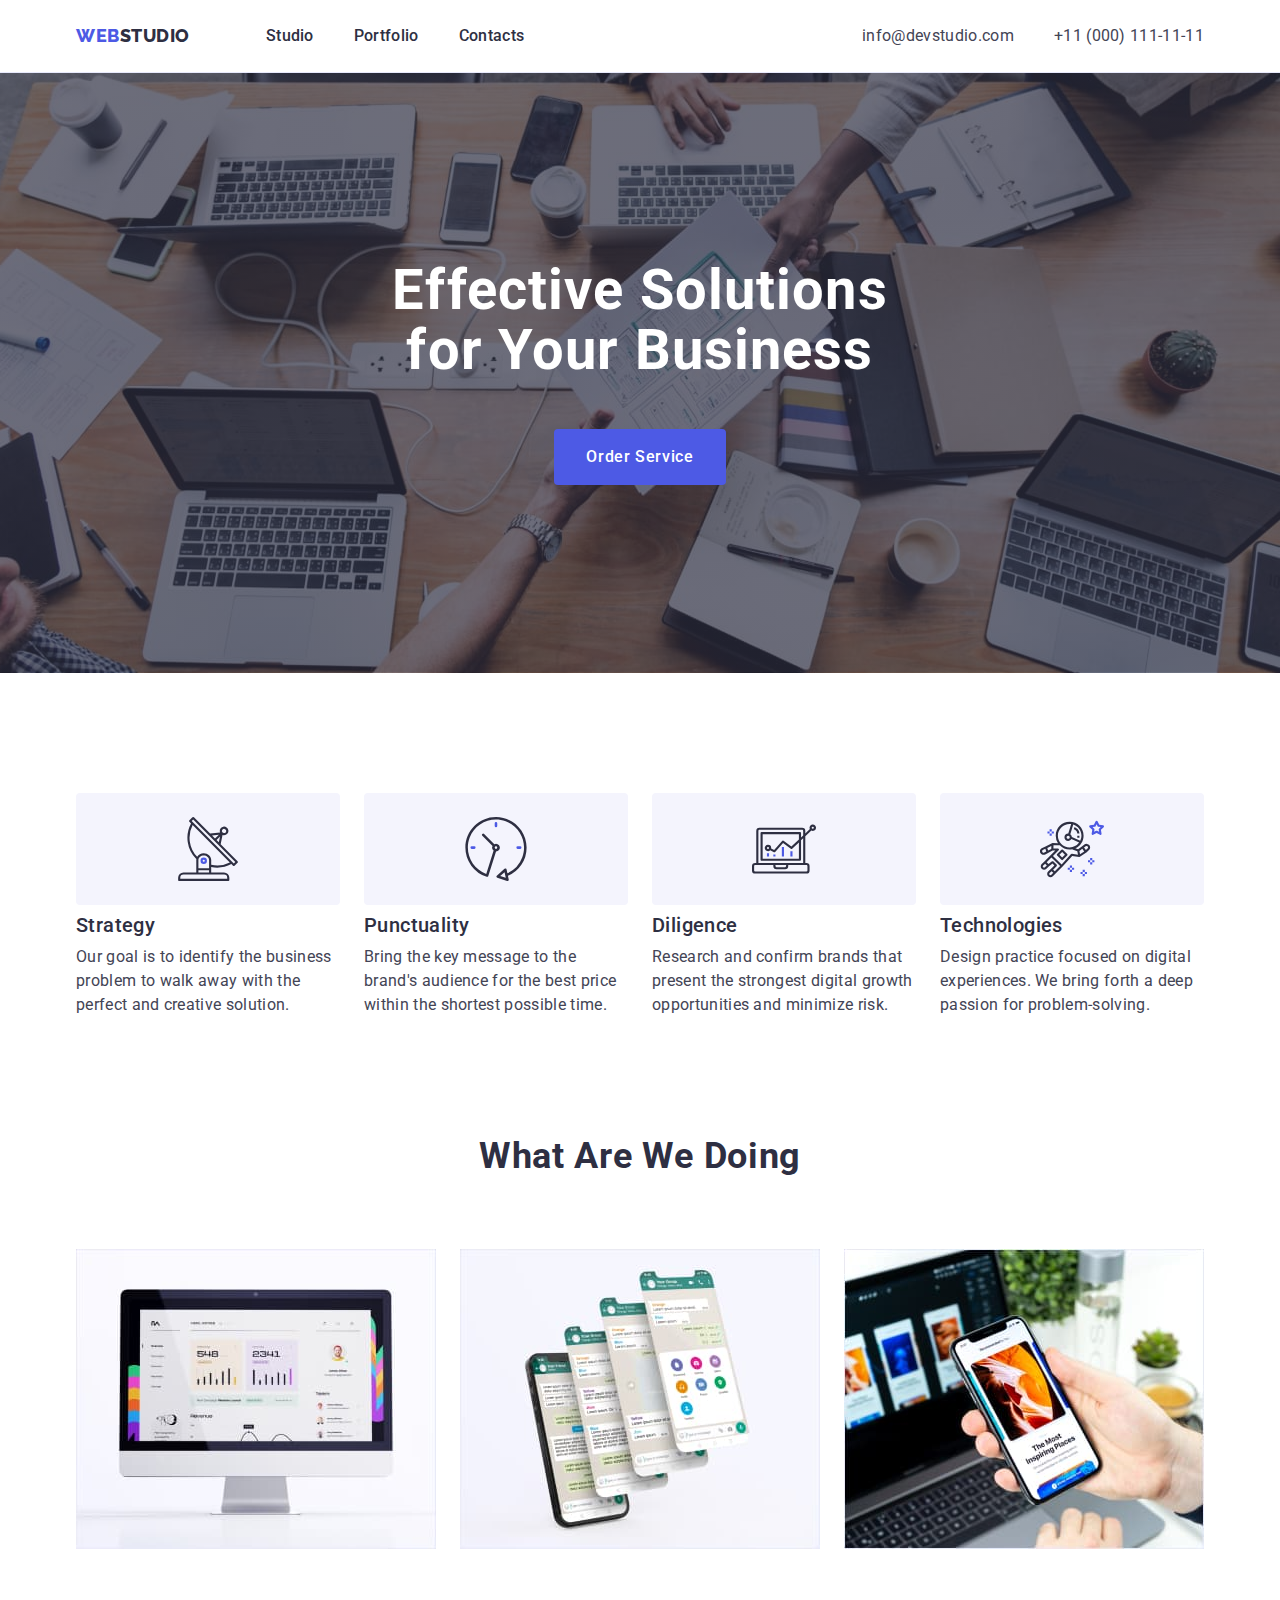
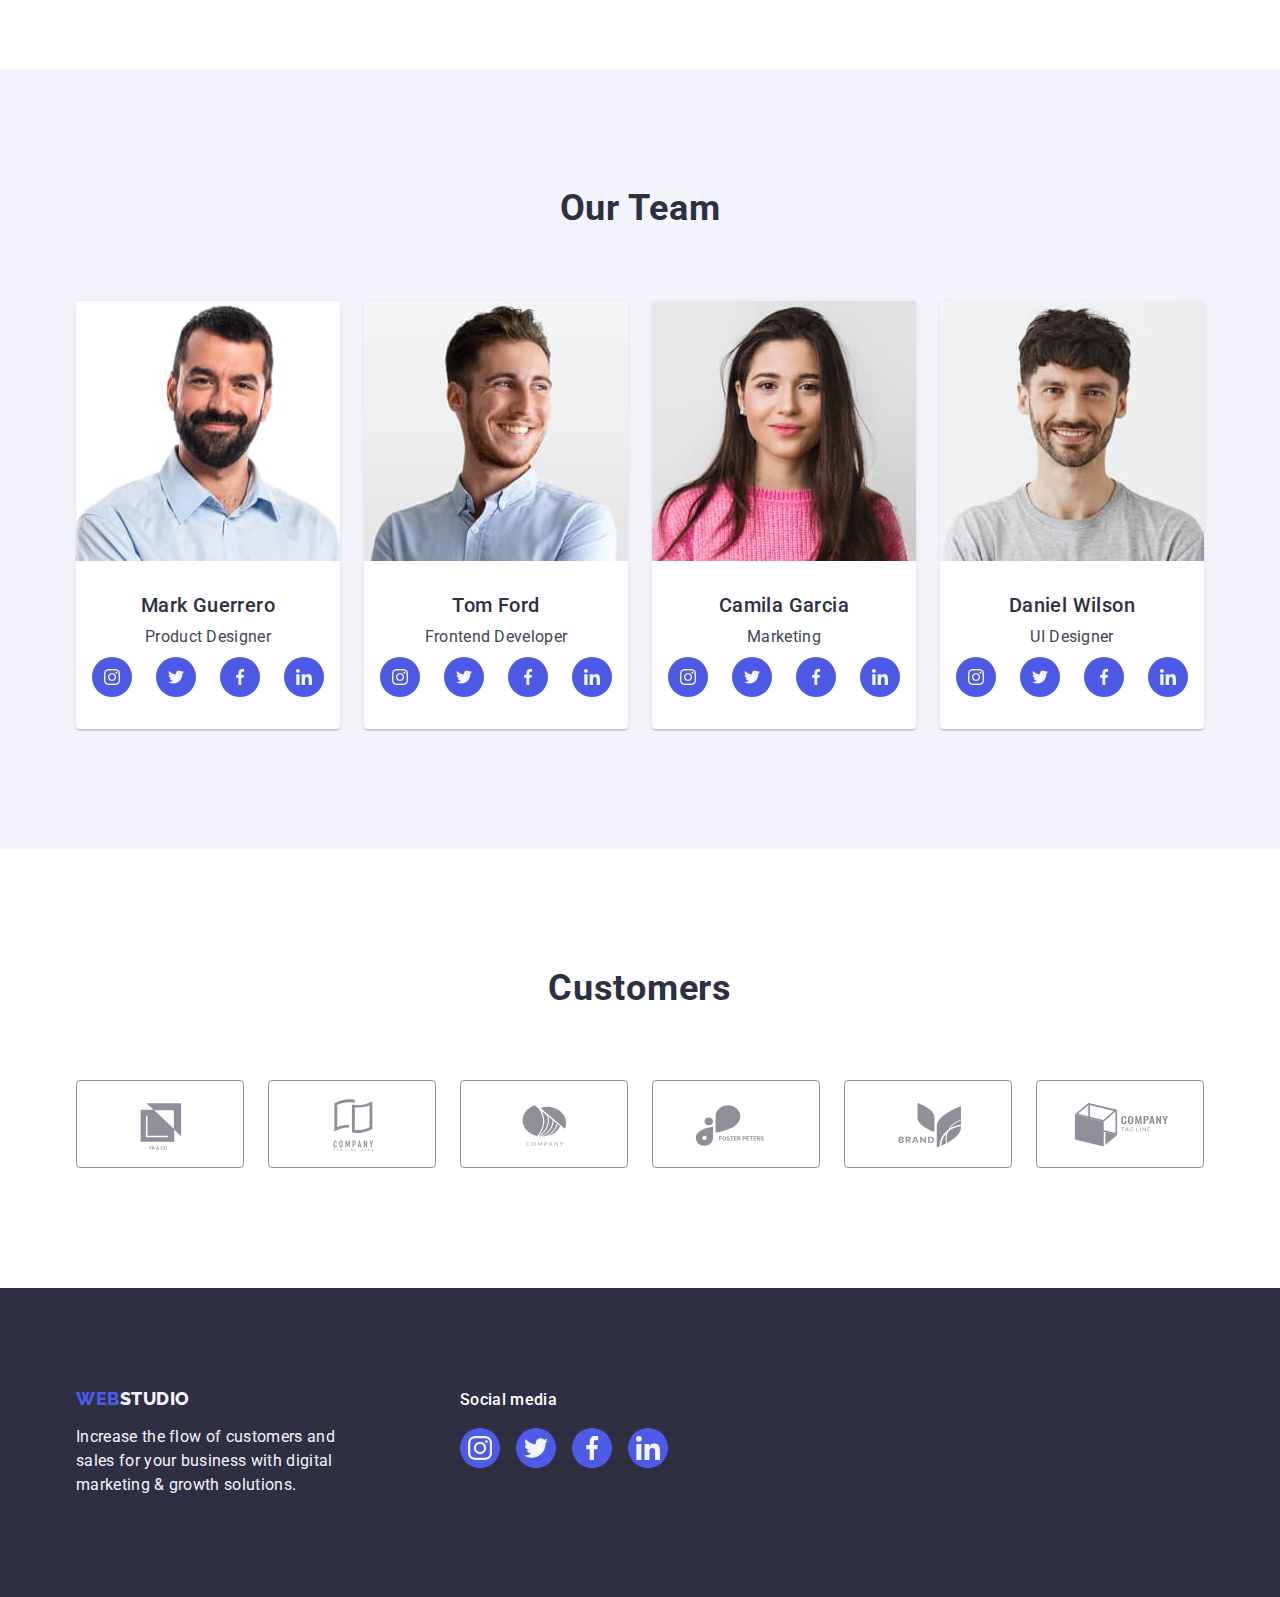
<file: index.html>
<!DOCTYPE html>
<html lang="en">
<head>
    <meta charset="UTF-8">
    <meta http-equiv="X-UA-Compatible" content="IE=edge">
    <meta name="viewport" content="width=device-width, initial-scale=1.0">
    <title>Document</title>
    <link rel="preconnect" href="https://fonts.googleapis.com">
    <link rel="preconnect" href="https://fonts.gstatic.com" crossorigin>
    <link href="https://fonts.googleapis.com/css2?family=Raleway:wght@800&family=Roboto:wght@400;500;700&display=swap"
        rel="stylesheet">

    <!--Normalize styles  -->
    <link rel="stylesheet" href="https://cdn.jsdelivr.net/npm/modern-normalize@1.1.0/modern-normalize.min.css">

    <!-- Custom styles -->
    <link rel="stylesheet" href="./css/styles.css">
</head>
<body>
    <header class="page-header">
        <div class="container header-container">
            <nav class="menu">
                <!-- Site logo link -->
                <a class="logo-link link" href="./index.html">
                    Web<span class="logo-studio">Studio</span>
                </a>
                <!-- Section link -->
                <ul class="menu-list list">
                    <li class="menu-item"><a class="menu-link links-hover link" href="./index.html">Studio</a></li>
                    <li class="menu-item"><a class="menu-link links-hover link" href="./portfolio.html">Portfolio</a></li>
                    <li class="menu-item"><a class="menu-link links-hover link" href="">Contacts</a></li>
                </ul>
            </nav>
            <!-- Action link -->
            <address class="address">
                <ul class="address-list list">
                    <li class="address-item"><a class="addr-link links-hover link mailto-container" href="mailto:info@devstudio.com">info@devstudio.com</a></li>
                    <li class="address-item"><a class="addr-link links-hover link" href="tel:+110001111111">+11 (000) 111-11-11</a></li>
                </ul>
            </address>
        </div>
    </header>

    <main>
        <!-- Section one - hero -->
        <section class="hero section">
            <div class="container hero-container">
                <h1 class="hero-title">Effective Solutions for Your Business</h1>
                <button class="hero-button" type="button">Order Service</button>
            </div>
        </section>

        <!-- Section two - about -->
        <section class="about section">
            <div class="container">
                <h2 class="feature visually-hidden" hidden>Feature</h2>
                <ul class="about-list list">
                    <li class="about-item ">
                        <div class="icon-rectangle">
                            <svg class="about-icon" width="64" height="64">
                                <use href="./images/icons.svg#icon-antenna-1"></use> 
                            </svg>
                        </div>
                        <h3 class="about-title">Strategy</h3>
                        <p class="about-text">Our goal is to identify the business problem to walk away with the perfect and creative solution.</p>
                    </li>
                    <li class="about-item">
                        <div class="icon-rectangle">
                            <svg class="about-icons" width="64" height="64">
                                <use href="./images/icons.svg#icon-clock-1"></use> 
                            </svg>
                        </div>
                        <h3 class="about-title">Punctuality</h3>
                        <p class="about-text">Bring the key message to the brand's audience for the best price within the shortest possible time.</p>
                    </li>
                    <li class="about-item">
                        <div class="icon-rectangle">
                            <svg class="about-icons" width="64" height="64">
                                <use href="./images/icons.svg#icon-diagram-1"></use> 
                            </svg>
                        </div>
                        <h3 class="about-title">Diligence</h3>
                        <p class="about-text">Research and confirm brands that present the strongest digital growth opportunities and minimize risk.</p>
                    </li>
                    <li class="about-item">
                        <div class="icon-rectangle">
                            <svg class="about-icons" width="64" height="64">
                                <use href="./images/icons.svg#icon-astronaut-1"></use> 
                            </svg>
                        </div>
                        <h3 class="about-title">Technologies</h3>
                        <p class="about-text">Design practice focused on digital experiences. We bring forth a deep passion for problem-solving.</p>
                    </li>
                </ul>
            </div>
        </section>

        <!-- Section three - example -->
        <section class="example section">
            <div class="container example-container">
                <h2 class="example-title">What are we doing</h2>
                <ul class="example-list list">
                    <li class="example-item"><img class="example-img img-block" src="./images/example-section-images/optimized-img/Rectangle-71.jpg" alt="For desktop" height="300" width="360"></li>
                    <li class="example-item"><img class="example-img img-block" src="./images/example-section-images/optimized-img/Rectangle-711.jpg" alt="Multifunctionality" height="300" width="360"></li>
                    <li class="example-item"><img class="example-img img-block" src="./images/example-section-images/optimized-img/Rectangle-712.jpg" alt="For Android" height="300" width="360"></li>
                </ul>
            </div>
        </section>

        <!-- Section four - team -->
        <section class="team section">
            <div class="container team-container">
                <h2 class="team-title">Our Team</h2>
                <ul class="team-list list">
                    <li class="team-item ">
                            <img class="team-img img-block" src="./images/team-section-images/optimized-img/img.jpg" alt="Product Designer Mark Guerrero" height="260" width="264">
                        <div class="team-li-container">
                            <h3 class="man-title">Mark Guerrero</h3>
                            <p class="team-text">Product Designer</p> 
                            <ul class="team-icons list">
                                <li class="social-list">
                                    <a class="social-link link" href="https://instagram.com" target="_blank" rel="noreferrer noopener" aria-label="Instagram icon">
                                        <svg class="social-icon" width="16" height="16">
                                          <use href="./images/icons.svg#icon-instagram-2"></use>
                                        </svg>
                                    </a>
                                </li>
                                <li class="social-list">
                                    <a class="social-link link" href="https://twitter.com" target="_blank" rel="noreferrer noopener" aria-label="Twitter icon">
                                        <svg class="social-icon" width="16" height="16">
                                            <use href="./images/icons.svg#icon-twitter-1"></use>
                                        </svg>
                                    </a>
                                </li>
                                <li class="social-list" >
                                    <a class="social-link link" href="https://facebook.com" target="_blank" rel="noreferrer noopener" aria-label="Facebook icon">
                                        <svg class="social-icon" width="16" height="16">
                                            <use href="./images/icons.svg#icon-facebook-1"></use>
                                        </svg>
                                    </a>
                                </li>
                                <li class="social-list">
                                    <a class="social-link link" href="https://linkedin.com" target="_blank" rel="noreferrer noopener" aria-label="Linkedin icon">
                                        <svg class="social-icon" width="16" height="16">
                                            <use href="./images/icons.svg#icon-linkedin-1"></use>
                                        </svg>
                                    </a>
                                </li>
                            </ul>
                        </div>
                    </li>
                    <li class="team-item">
                            <img class="team-img img-block" src="./images/team-section-images/optimized-img/img-1.jpg" alt="Frontend Developer Tom Ford" height="260" width="264">
                        <div class="team-li-container">
                            <h3 class="man-title">Tom Ford</h3>
                            <p class="team-text">Frontend Developer</p>
                            <ul class="team-icons list">
                                <li class="social-list">
                                    <a class="social-link link" href="https://instagram.com" target="_blank" rel="noreferrer noopener" aria-label="Instagram icon">
                                        <svg class="social-icon" width="16" height="16">
                                          <use href="./images/icons.svg#icon-instagram-2"></use>
                                        </svg>
                                    </a>
                                </li>
                                <li class="social-list">
                                    <a class="social-link link" href="https://twitter.com" target="_blank" rel="noreferrer noopener" aria-label="Twitter icon">
                                        <svg class="social-icon" width="16" height="16">
                                            <use href="./images/icons.svg#icon-twitter-1"></use>
                                        </svg>
                                    </a>
                                </li>
                                <li class="social-list" >
                                    <a class="social-link link" href="https://facebook.com" target="_blank" rel="noreferrer noopener" aria-label="Facebook icon">
                                        <svg class="social-icon" width="16" height="16">
                                            <use href="./images/icons.svg#icon-facebook-1"></use>
                                        </svg>
                                    </a>
                                </li>
                                <li class="social-list">
                                    <a class="social-link link" href="https://linkedin.com" target="_blank" rel="noreferrer noopener" aria-label="Linkedin icon">
                                        <svg class="social-icon" width="16" height="16">
                                            <use href="./images/icons.svg#icon-linkedin-1"></use>
                                        </svg>
                                    </a>
                                </li>
                            </ul>
                        </div>
                        
                    </li>
                    <li class="team-item">
                            <img class="team-im img-block" src="./images/team-section-images/optimized-img/img-2.jpg" alt="Marketolog Camila Garcia" height="260" width="264">
                        <div class="team-li-container">
                            <h3 class="man-title">Camila Garcia</h3>
                            <p class="team-text">Marketing</p>
                            <ul class="team-icons list">
                                <li class="social-list">
                                    <a class="social-link link" href="https://instagram.com" target="_blank" rel="noreferrer noopener" aria-label="Instagram icon">
                                        <svg class="social-icon" width="16" height="16">
                                          <use href="./images/icons.svg#icon-instagram-2"></use>
                                        </svg>
                                    </a>
                                </li>
                                <li class="social-list">
                                    <a class="social-link link" href="https://twitter.com" target="_blank" rel="noreferrer noopener" aria-label="Twitter icon">
                                        <svg class="social-icon" width="16" height="16">
                                            <use href="./images/icons.svg#icon-twitter-1"></use>
                                        </svg>
                                    </a>
                                </li>
                                <li class="social-list" >
                                    <a class="social-link link" href="https://facebook.com" target="_blank" rel="noreferrer noopener" aria-label="Facebook icon">
                                        <svg class="social-icon" width="16" height="16">
                                            <use href="./images/icons.svg#icon-facebook-1"></use>
                                        </svg>
                                    </a>
                                </li>
                                <li class="social-list">
                                    <a class="social-link link" href="https://linkedin.com" target="_blank" rel="noreferrer noopener" aria-label="Linkedin icon">
                                        <svg class="social-icon" width="16" height="16">
                                            <use href="./images/icons.svg#icon-linkedin-1"></use>
                                        </svg>
                                    </a>
                                </li>
                            </ul>
                        </div>
                    </li>
                    <li class="team-item">
                            <img class="team-img img-block" src="./images/team-section-images/optimized-img/img-3.jpg" alt="UI Designer Daniel Wilson" height="260" width="264">
                        <div class="team-li-container">
                            <h3 class="man-title">Daniel Wilson</h3>
                            <p class="team-text">UI Designer</p>
                            <ul class="team-icons list">
                                <li class="social-list">
                                    <a class="social-link link" href="https://instagram.com" target="_blank" rel="noreferrer noopener" aria-label="Instagram icon">
                                        <svg class="social-icon" width="16" height="16">
                                          <use href="./images/icons.svg#icon-instagram-2"></use>
                                        </svg>
                                    </a>
                                </li>
                                <li class="social-list">
                                    <a class="social-link link" href="https://twitter.com" target="_blank" rel="noreferrer noopener" aria-label="Twitter icon">
                                        <svg class="social-icon" width="16" height="16">
                                            <use href="./images/icons.svg#icon-twitter-1"></use>
                                        </svg>
                                    </a>
                                </li>
                                <li class="social-list" >
                                    <a class="social-link link" href="https://facebook.com" target="_blank" rel="noreferrer noopener" aria-label="Facebook icon">
                                        <svg class="social-icon" width="16" height="16">
                                            <use href="./images/icons.svg#icon-facebook-1"></use>
                                        </svg>
                                    </a>
                                </li>
                                <li class="social-list">
                                    <a class="social-link link" href="https://linkedin.com" target="_blank" rel="noreferrer noopener" aria-label="Linkedin icon">
                                        <svg class="social-icon" width="16" height="16">
                                            <use href="./images/icons.svg#icon-linkedin-1"></use>
                                        </svg>
                                    </a>
                                </li>
                            </ul>
                        </div>
                    </li>
                </ul>
            </div>
        </section>
        <!-- Section five - customers -->
        <section class="customers section">
            <div class="container container-customers">
                <h2 class="customers-title">Customers</h2>
                <ul class="customer-lists list">
                    <li class="client-list">
                        <a class="client-link link" href="" target="_blank" rel="noreferrer noopener" aria-label="Client-1">
                            <svg class="client-icon" width="104" height="56">
                                <use href="./images/icons.svg#icon-Logo"></use>
                            </svg>
                        </a>
                    </li>
                    <li class="client-list">
                        <a class="client-link link" href="" target="_blank" rel="noreferrer noopener" aria-label="Client-2">
                            <svg class="client-icon" width="104" height="56">
                                <use href="./images/icons.svg#icon-Logo-1"></use>
                            </svg>
                        </a>
                    </li>
                    <li class="client-list">
                        <a class="client-link link" href="" target="_blank" rel="noreferrer noopener" aria-label="Client-3">
                            <svg class="client-icon" width="104" height="56">
                                <use href="./images/icons.svg#icon-Logo-2"></use>
                            </svg>
                        </a>
                    </li>
                    <li class="client-list">
                        <a class="client-link link" href="" target="_blank" rel="noreferrer noopener" aria-label="Client-4">
                            <svg class="client-icon" width="104" height="56">
                                <use href="./images/icons.svg#icon-Logo-3"></use>
                            </svg>
                        </a>
                    </li>
                    <li class="client-list">
                        <a class="client-link link" href="" target="_blank" rel="noreferrer noopener" aria-label="Client-5">
                            <svg class="client-icon" width="104" height="56">
                                <use href="./images/icons.svg#icon-Logo-4"></use>
                            </svg>
                        </a>
                    </li>
                    <li class="client-list">
                        <a class="client-link link" href="" target="_blank" rel="noreferrer noopener" aria-label="Client-6">
                            <svg class="client-icon" width="104" height="56">
                                <use href="./images/icons.svg#icon-Logo-5"></use>
                            </svg>
                        </a>
                    </li>
                </ul>
            </div>
        </section>
    </main>
    <footer class="page-footer">
        <div class="container footer-container">
            <div class="studio-container">
                <!--Site footer logo link-->
                <a class="logo-link link logo-reset" href="./index.html">
                    Web<span class="footer-studio">Studio</span>
                </a>
                <p class="footer-text" >Increase the flow of customers and sales for your business with digital marketing & growth solutions.</p>
            </div>
            <!-- Social media -->
            <div class="media-container">
                <p class="media-title">Social media</p>
                <ul class="media-icons list">
                    <li class="media-item">
                        <a class="media-link link" href="https://instagram.com" target="_blank" rel="noreferrer noopener" aria-label="Instagram icon">
                            <svg class="social-icon" width="24" height="24">
                              <use href="./images/icons.svg#icon-instagram-2"></use>
                            </svg>
                        </a>
                    </li>
                    <li class="media-item">
                        <a class="media-link link" href="https://twitter.com" target="_blank" rel="noreferrer noopener" aria-label="Instagram icon">
                            <svg class="social-icon" width="24" height="24">
                              <use href="./images/icons.svg#icon-twitter-1"></use>
                            </svg>
                        </a>
                    </li>
                    <li class="media-item">
                        <a class="media-link link" href="https://facebook.com" target="_blank" rel="noreferrer noopener" aria-label="Instagram icon">
                            <svg class="social-icon" width="24" height="24">
                              <use href="./images/icons.svg#icon-facebook-1"></use>
                            </svg>
                        </a>
                    </li>
                    <li class="media-item">
                        <a class="media-link link" href="https://linkedin.com" target="_blank" rel="noreferrer noopener" aria-label="Instagram icon">
                            <svg class="social-icon" width="24" height="24">
                              <use href="./images/icons.svg#icon-linkedin-1"></use>
                            </svg>
                        </a>
                    </li>
                </ul>
            </div>
        </div>
    </footer>
</body>
</html>
</file>
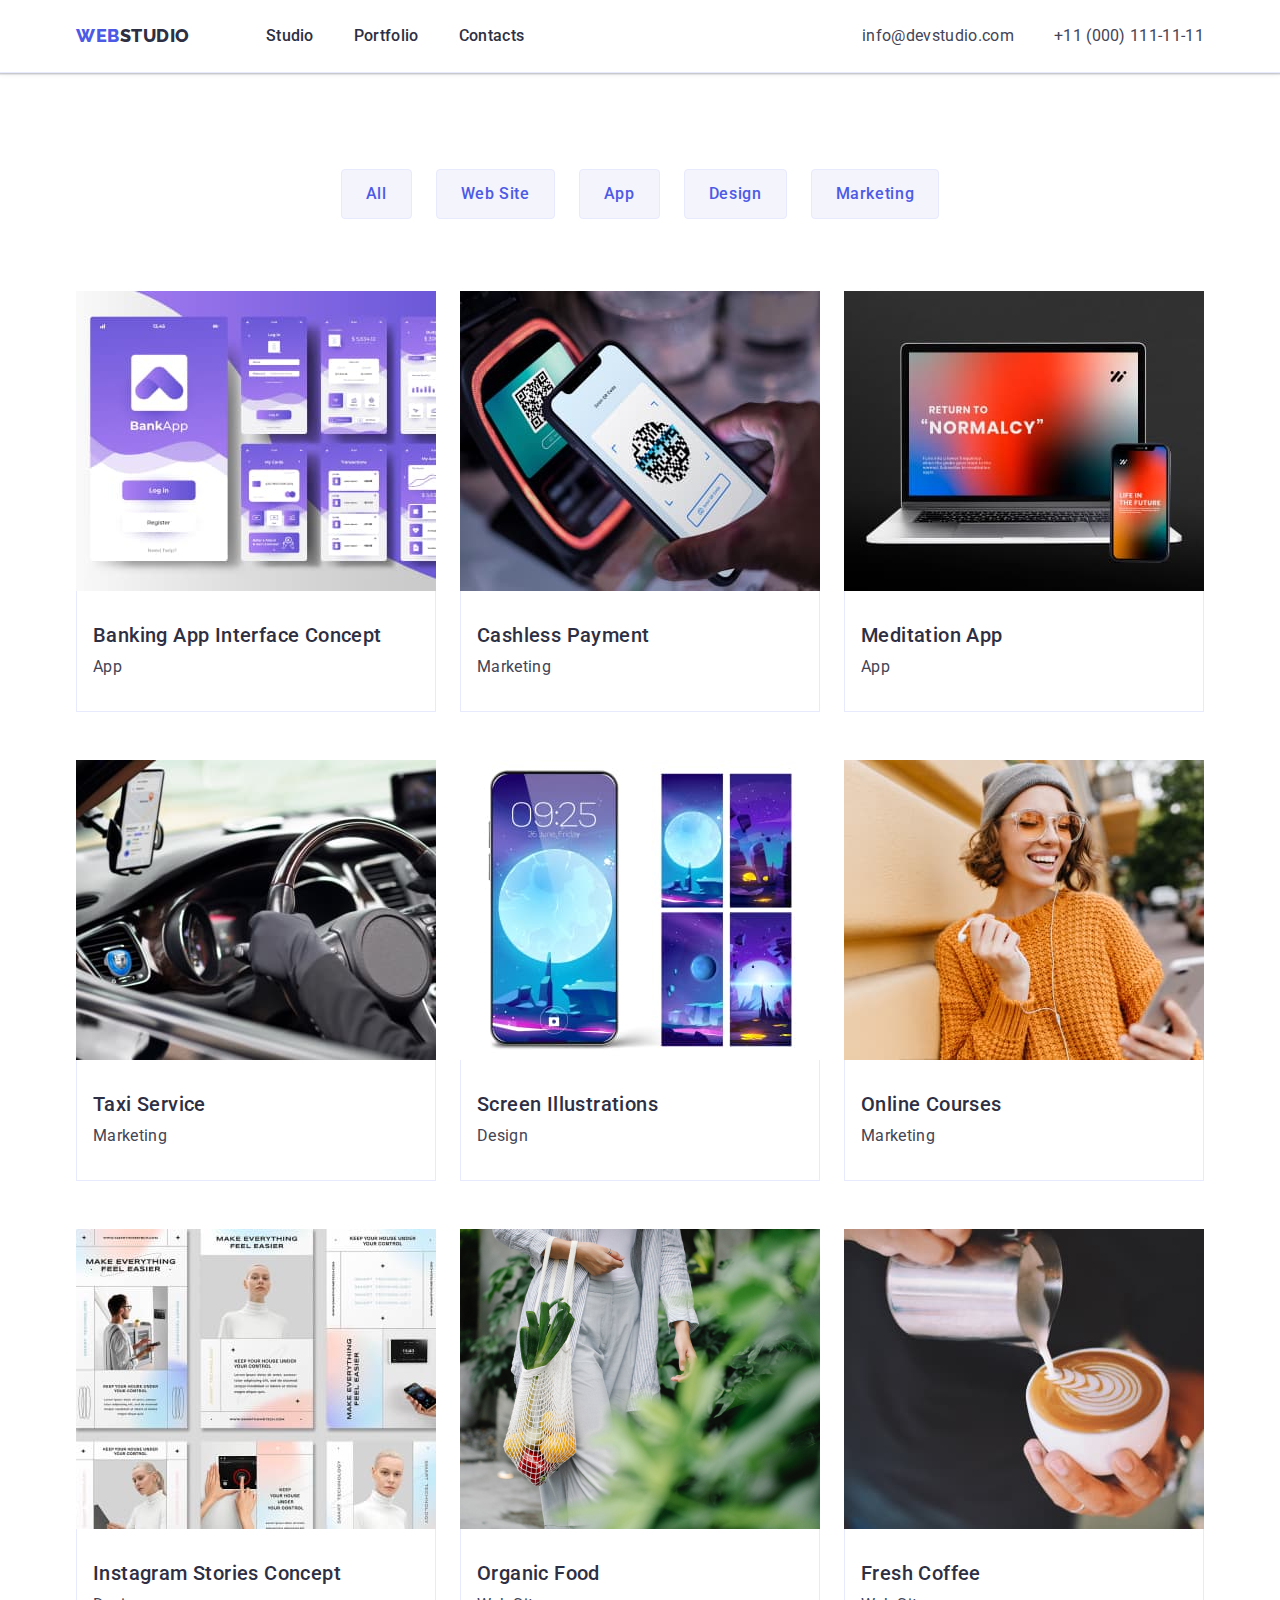
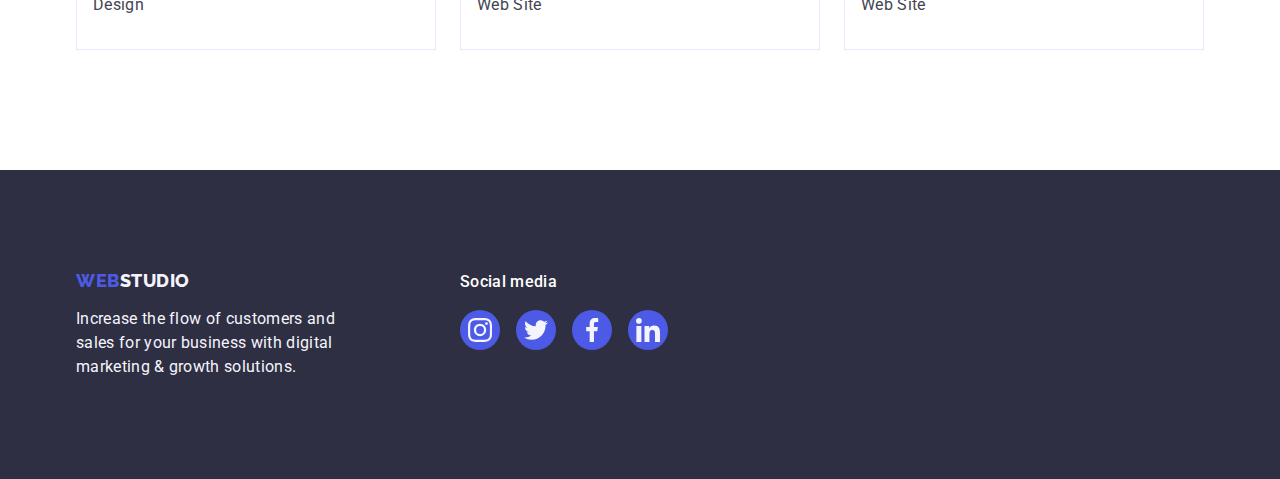
<file: portfolio.html>
<!DOCTYPE html>
<html lang="en">
<head>
    <meta charset="UTF-8">
    <meta http-equiv="X-UA-Compatible" content="IE=edge">
    <meta name="viewport" content="width=device-width, initial-scale=1.0">
    <title>Document</title>
    <link rel="preconnect" href="https://fonts.googleapis.com">
    <link rel="preconnect" href="https://fonts.gstatic.com" crossorigin>
    <link href="https://fonts.googleapis.com/css2?family=Raleway:wght@800&family=Roboto:wght@400;500;700&display=swap"
        rel="stylesheet">
        
    <!--Normalize styles  -->
    <link rel="stylesheet" href="https://cdn.jsdelivr.net/npm/modern-normalize@1.1.0/modern-normalize.min.css">
    
    <!-- Custom styles -->
    <link rel="stylesheet" href="./css/styles.css">
</head>
<body>
    <header class="page-header">
        <div class="container header-container">
            <nav class="menu">
                <!-- Site logo link -->
                <a class="logo-link link" href="./index.html">
                    Web<span class="logo-studio">Studio</span>
                </a>
                <!-- Section link -->
                <ul class="menu-list list">
                    <li class="menu-item"><a class="menu-link links-hover link" href="./index.html">Studio</a></li>
                    <li class="menu-item"><a class="menu-link links-hover link" href="./portfolio.html">Portfolio</a>
                    </li>
                    <li class="menu-item"><a class="menu-link links-hover link" href="">Contacts</a></li>
                </ul>
            </nav>
            <!-- Action link -->
            <address class="address">
                <ul class="address-list list">
                    <li class="address-item"><a class="addr-link links-hover link mailto-container"
                            href="mailto:info@devstudio.com">info@devstudio.com</a></li>
                    <li class="address-item"><a class="addr-link links-hover link" href="tel:+110001111111">+11 (000)
                            111-11-11</a></li>
                </ul>
            </address>
        </div>
    </header>

    <main>
        <section class="samples-works">
            <div class="container topic-gallery-container">
                <!-- Filter -->
                <h1 class="visually-hidden">Topic filter</h1>
                <!-- Button list -->
                <ul class="topic-list list">
                    <li class="topic-item"><button class="topic-button" type="button">All</button></li>
                
                    <li class="topic-item"><button class="topic-button" type="button">Web Site</button></li>
                
                    <li class="topic-item"><button class="topic-button" type="button">App</button></li>
                
                    <li class="topic-item"><button class="topic-button" type="button">Design</button></li>
                
                    <li class="topic-item"><button class="topic-button" type="button">Marketing</button></li>
                </ul>
                <!-- Gallery -->
                <!-- <h2 hidden>Images list</h2> -->
                <ul class="gallery list">
                    <li class="gallery-item">
                            <a class="gallery-link link" href="">
                                <img class="gallery-image img-block" src="./images/portfolio-gallery-images/optimized-img/imgbanking.jpg" alt="Banking App Example" height="300" width="360">
                                <div class="gallery-containar">
                                    <h2 class="gallery-title">Banking App Interface Concept</h2>
                                    <p class="gallery-text">App</p>
                                </div>
                            </a>
                    </li>
                    <li class="gallery-item">
                        <a class="gallery-link link" href="">
                            <img class="gallery-image img-block" src="./images/portfolio-gallery-images/optimized-img/imgpayment.jpg" alt="Cashless Payment Example" height="300" width="360">
                            <div class="gallery-containar">
                                <h2 class="gallery-title">Cashless Payment</h2>
                                <p class="gallery-text">Marketing</p>
                            </div>
                        </a>
                    </li>
                    <li class="gallery-item">
                        <a class="gallery-link link" href="">
                            <img class="gallery-image img-block" src="./images/portfolio-gallery-images/optimized-img/imgmeditation.jpg" alt="Meditation App Example" height="300" width="360">
                            <div class="gallery-containar">
                                <h2 class="gallery-title">Meditation App</h2>
                                <p class="gallery-text">App</p>
                            </div>
                        </a>
                    </li>
                    <li class="gallery-item">
                        <a class="gallery-link link" href="">
                            <img class="gallery-image img-block" src="./images/portfolio-gallery-images/optimized-img/imgtaxi.jpg" alt="Taxi Service Example" height="300" width="360">
                            <div class="gallery-containar">
                                <h2 class="gallery-title">Taxi Service</h2>
                                <p class="gallery-text">Marketing</p>
                            </div>
                        </a>
                    </li>
                    <li class="gallery-item">
                        <a class="gallery-link link" href="">
                            <img class="gallery-image img-block" src="./images/portfolio-gallery-images/optimized-img/imgillustrations.jpg" alt="Screen Illustrations Example" height="300" width="360">
                            <div class="gallery-containar">
                                <h2 class="gallery-title">Screen Illustrations</h2>
                                <p class="gallery-text">Design</p>
                            </div>
                        </a>
                    </li>
                    <li class="gallery-item">
                        <a class="gallery-link link" href="">
                            <img class="gallery-image img-block" src="./images/portfolio-gallery-images/optimized-img/imgcourses.jpg" alt="Online Courses Example" height="300" width="360">
                            <div class="gallery-containar">
                                <h2 class="gallery-title">Online Courses</h2>
                                <p class="gallery-text">Marketing</p>
                            </div>
                        </a>
                    </li>
                    <li class="gallery-item">
                        <a class="gallery-link link" href="">
                            <img class="gallery-image img-block" src="./images/portfolio-gallery-images/optimized-img/imginstagram.jpg" alt="Instagram Stories Concept Example" height="300" width="360">
                            <div class="gallery-containar">
                                <h2 class="gallery-title">Instagram Stories Concept</h2>
                                <p class="gallery-text">Design</p>
                            </div>
                        </a>
                    </li>
                    <li class="gallery-item">
                        <a class="gallery-link link" href="">
                            <img class="gallery-image img-block" src="./images/portfolio-gallery-images/imgfood.jpg" alt="Organic Food Example" height="300" width="360">
                            <div class="gallery-containar">
                                <h2 class="gallery-title">Organic Food</h2>
                                <p class="gallery-text">Web Site</p>
                            </div>
                        </a>
                    </li>
                    <li class="gallery-item">
                        <a class="gallery-link link" href="">
                            <img class="gallery-image img-block" src="./images/portfolio-gallery-images/optimized-img/imgcoffee.jpg" alt="Fresh Coffee Example" height="300" width="360">
                            <div class="gallery-containar">
                                <h2 class="gallery-title">Fresh Coffee</h2>
                                <p class="gallery-text">Web Site</p>
                            </div>
                        </a>
                    </li>
                </ul>
            </div>
        </section>
    </main>

    <footer class="page-footer">
        <div class="container footer-container">
            <div class="studio-container">
                <!--Site footer logo link-->
                <a class="logo-link link logo-reset" href="./index.html">
                    Web<span class="footer-studio">Studio</span>
                </a>
                <p class="footer-text" >Increase the flow of customers and sales for your business with digital marketing & growth solutions.</p>
            </div>
            <!-- Social media -->
            <div class="media-container">
                <h3 class="media-title">Social media</h3>
                <ul class="media-icons list">
                    <li class="media-item">
                        <a class="media-link link" href="https://instagram.com" target="_blank" rel="noreferrer noopener" aria-label="Instagram icon">
                            <svg class="social-icon" width="24" height="24">
                              <use href="./images/icons.svg#icon-instagram-2"></use>
                            </svg>
                        </a>
                    </li>
                    <li class="media-item">
                        <a class="media-link link" href="https://twitter.com" target="_blank" rel="noreferrer noopener" aria-label="Instagram icon">
                            <svg class="social-icon" width="24" height="24">
                              <use href="./images/icons.svg#icon-twitter-1"></use>
                            </svg>
                        </a>
                    </li>
                    <li class="media-item">
                        <a class="media-link link" href="https://facebook.com" target="_blank" rel="noreferrer noopener" aria-label="Instagram icon">
                            <svg class="social-icon" width="24" height="24">
                              <use href="./images/icons.svg#icon-facebook-1"></use>
                            </svg>
                        </a>
                    </li>
                    <li class="media-item">
                        <a class="media-link link" href="https://linkedin.com" target="_blank" rel="noreferrer noopener" aria-label="Instagram icon">
                            <svg class="social-icon" width="24" height="24">
                              <use href="./images/icons.svg#icon-linkedin-1"></use>
                            </svg>
                        </a>
                    </li>
                </ul>
            </div>
        </div>
    </footer>
</body>
</html>
</file>
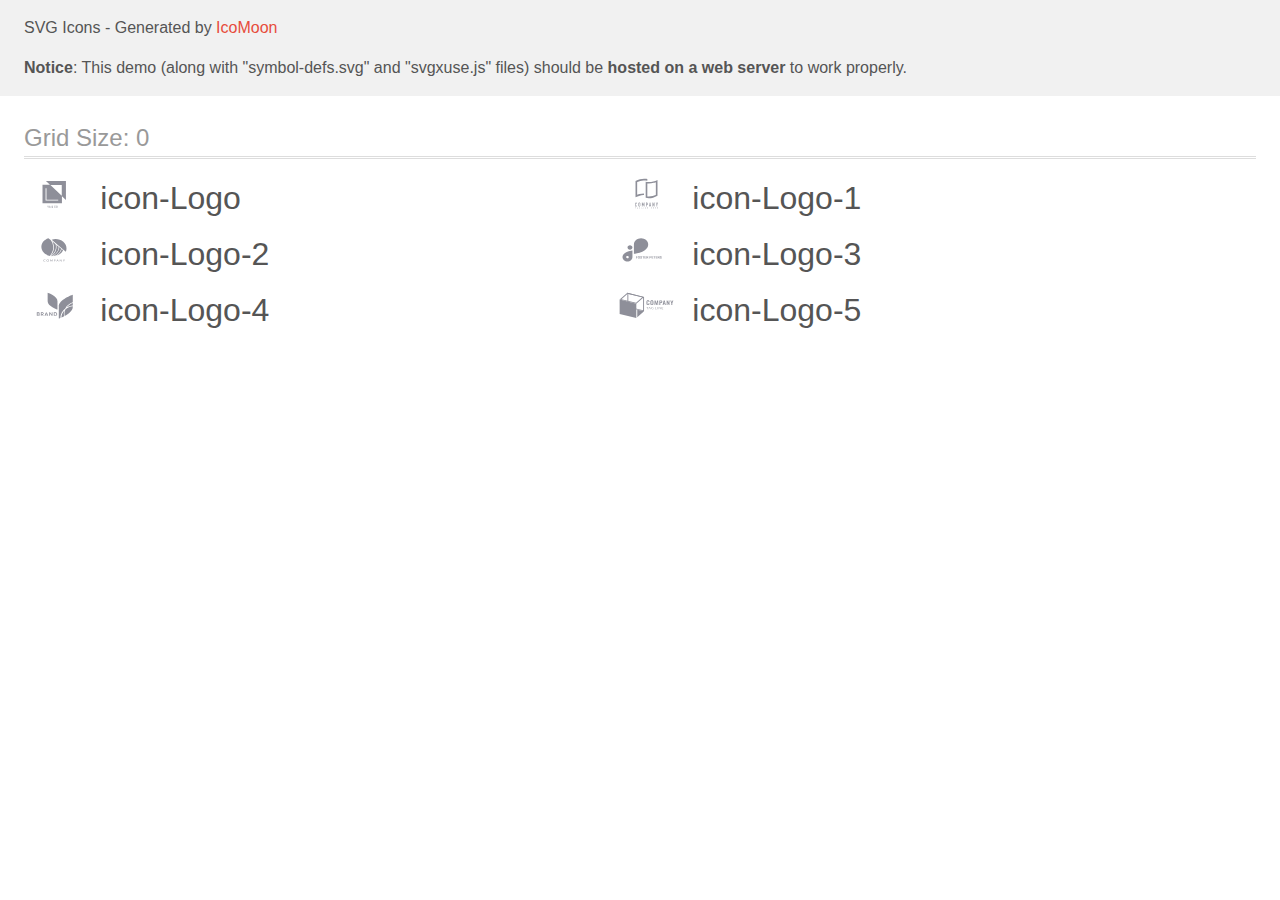
<file: images/icomoon/demo-external-svg.html>
<!doctype html>
<html>
<head>
    <title>IcoMoon - SVG Icons</title>
    <meta charset="utf-8">
    <meta name="viewport" content="width=device-width, initial-scale=1">
    <link rel="stylesheet" href="demo-files/demo.css">
    <link rel="stylesheet" href="style.css">
</head>
<body>
<header class="bgc1 clearfix">
<div class="mhl">
    <p>SVG Icons - Generated by <a href="https://icomoon.io/app">IcoMoon</a></p><p><strong>Notice</strong>: This demo (along with "symbol-defs.svg" and "svgxuse.js" files) should be <b>hosted on a web server</b> to work properly.</p>
</div>
</header>
    <div class="clearfix mhl ptl">
        <h1 class="mvm mtn fgc1">Grid Size: 0</h1>
        <div class="glyph fs1">
            <div class="clearfix pbs">
                <svg class="icon icon-Logo"><use xlink:href="symbol-defs.svg#icon-Logo"></use></svg><span class="name"> icon-Logo</span>
            </div>
        </div>
        <div class="glyph fs1">
            <div class="clearfix pbs">
                <svg class="icon icon-Logo-1"><use xlink:href="symbol-defs.svg#icon-Logo-1"></use></svg><span class="name"> icon-Logo-1</span>
            </div>
        </div>
        <div class="glyph fs1">
            <div class="clearfix pbs">
                <svg class="icon icon-Logo-2"><use xlink:href="symbol-defs.svg#icon-Logo-2"></use></svg><span class="name"> icon-Logo-2</span>
            </div>
        </div>
        <div class="glyph fs1">
            <div class="clearfix pbs">
                <svg class="icon icon-Logo-3"><use xlink:href="symbol-defs.svg#icon-Logo-3"></use></svg><span class="name"> icon-Logo-3</span>
            </div>
        </div>
        <div class="glyph fs1">
            <div class="clearfix pbs">
                <svg class="icon icon-Logo-4"><use xlink:href="symbol-defs.svg#icon-Logo-4"></use></svg><span class="name"> icon-Logo-4</span>
            </div>
        </div>
        <div class="glyph fs1">
            <div class="clearfix pbs">
                <svg class="icon icon-Logo-5"><use xlink:href="symbol-defs.svg#icon-Logo-5"></use></svg><span class="name"> icon-Logo-5</span>
            </div>
        </div>
  </div>
<script defer src="svgxuse.js"></script>
</body>
</html>
</file>
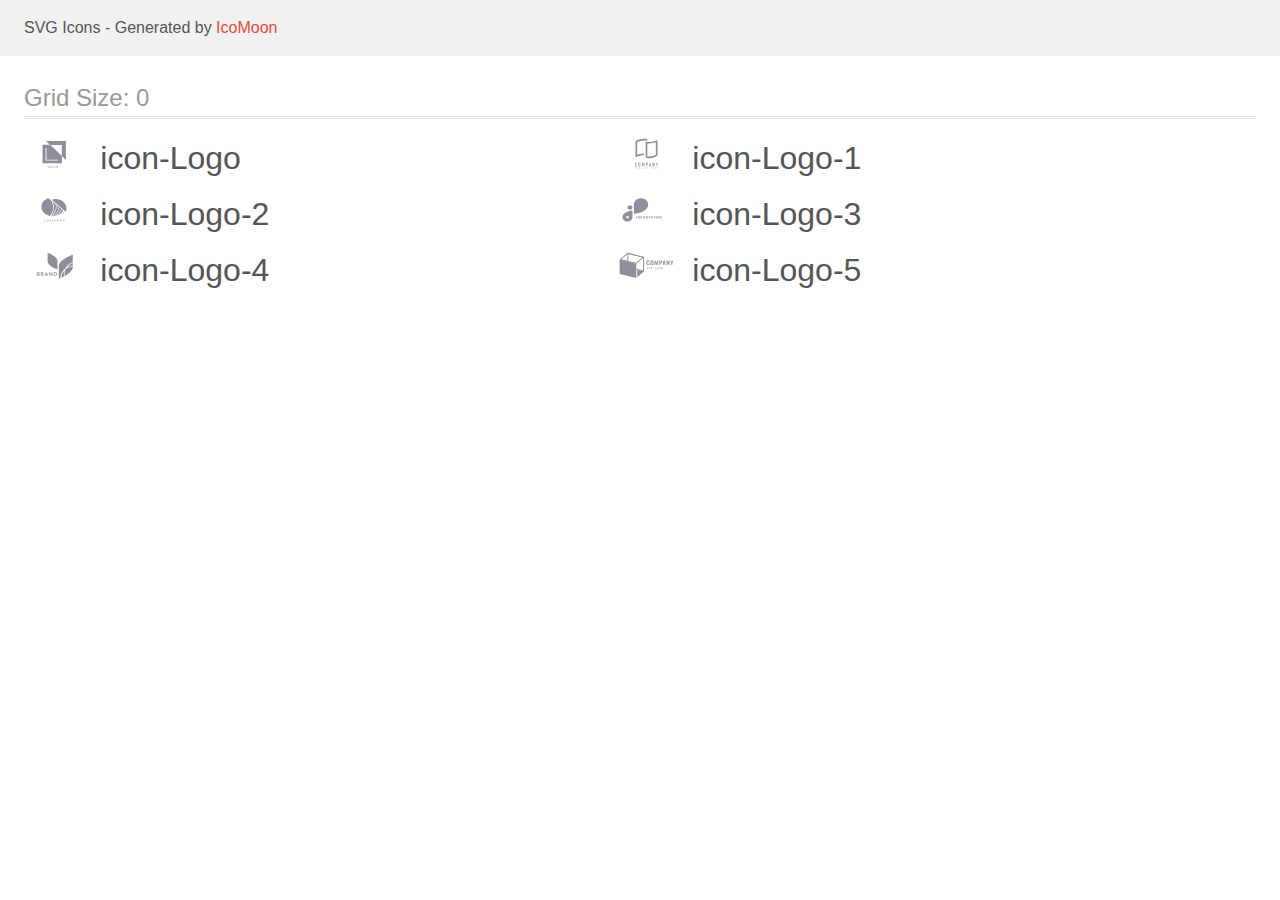
<file: images/icomoon/demo.html>
<!doctype html>
<html>
<head>
    <title>IcoMoon - SVG Icons</title>
    <meta charset="utf-8">
    <meta name="viewport" content="width=device-width, initial-scale=1">
    <link rel="stylesheet" href="demo-files/demo.css">
    <link rel="stylesheet" href="style.css">
</head>
<body>
<svg aria-hidden="true" style="position: absolute; width: 0; height: 0; overflow: hidden;" version="1.1" xmlns="http://www.w3.org/2000/svg" xmlns:xlink="http://www.w3.org/1999/xlink">
<defs>
<symbol id="icon-Logo" viewBox="0 0 59 32">
<path fill="#8e8f99" style="fill: var(--color1, #8e8f99)" d="M21.714 4l4.004 3.815-7.433-0.004v18.51h19.429v-7.077l4 3.811v-19.054h-20zM37.538 18.796l-11.354-10.817h11.354v10.817zM34.013 23.613h-12.653v-12.449h0.894v11.606h11.759v0.843zM23.883 29.749l-0.472-0.97h-0.389l0.684 1.284v0.748h0.353v-0.748l0.684-1.284h-0.388l-0.472 0.97zM25.622 28.78h0.084l0.767 2.031h-0.368l-0.164-0.476h-0.786l-0.164 0.476h-0.367l0.765-2.031h0.234zM25.249 30.058h0.595l-0.298-0.862-0.297 0.862zM27.704 29.721c-0.015-0.020-0.030-0.038-0.044-0.057-0.052-0.069-0.093-0.135-0.121-0.2s-0.043-0.132-0.043-0.201c0-0.106 0.022-0.197 0.066-0.273s0.106-0.135 0.186-0.176c0.080-0.042 0.173-0.063 0.28-0.063 0.103 0 0.192 0.021 0.266 0.063 0.075 0.041 0.133 0.095 0.173 0.163s0.061 0.142 0.061 0.223c0 0.064-0.012 0.123-0.035 0.176s-0.055 0.101-0.096 0.145c-0.041 0.044-0.088 0.085-0.142 0.124l-0.141 0.103 0.402 0.475c0.013-0.026 0.025-0.053 0.036-0.082 0.034-0.089 0.052-0.188 0.052-0.297h0.29c0 0.099-0.010 0.192-0.029 0.28s-0.049 0.17-0.091 0.245c-0.017 0.031-0.036 0.061-0.058 0.090l0.298 0.351h-0.389l-0.118-0.139c-0.064 0.049-0.133 0.086-0.208 0.114-0.099 0.035-0.204 0.053-0.315 0.053-0.135 0-0.252-0.025-0.35-0.074s-0.175-0.117-0.229-0.204c-0.053-0.087-0.080-0.186-0.080-0.297 0-0.083 0.017-0.155 0.052-0.218s0.081-0.122 0.141-0.176c0.055-0.050 0.118-0.1 0.188-0.15zM27.871 29.925l-0.042 0.031c-0.049 0.040-0.086 0.079-0.11 0.116s-0.039 0.070-0.046 0.1c-0.008 0.031-0.011 0.058-0.011 0.081 0 0.059 0.013 0.113 0.038 0.162s0.064 0.087 0.113 0.116c0.050 0.028 0.111 0.042 0.183 0.042 0.077 0 0.152-0.017 0.225-0.052 0.036-0.018 0.071-0.039 0.103-0.064l-0.452-0.532zM27.951 29.554l0.125-0.084c0.059-0.039 0.1-0.077 0.126-0.114s0.038-0.086 0.038-0.142c0-0.048-0.019-0.093-0.056-0.134s-0.090-0.061-0.158-0.061c-0.047 0-0.087 0.011-0.12 0.034s-0.057 0.050-0.074 0.087c-0.016 0.035-0.024 0.075-0.024 0.119 0 0.042 0.011 0.085 0.032 0.13s0.051 0.090 0.088 0.138c0.008 0.010 0.015 0.020 0.023 0.029zM31.505 30.15h-0.349c-0.010 0.088-0.032 0.163-0.064 0.225s-0.079 0.106-0.141 0.138c-0.061 0.032-0.142 0.047-0.241 0.047-0.082 0-0.152-0.016-0.211-0.049s-0.107-0.079-0.145-0.138c-0.037-0.059-0.065-0.131-0.084-0.213s-0.026-0.177-0.026-0.279v-0.172c0-0.108 0.010-0.204 0.029-0.287s0.051-0.156 0.091-0.213c0.040-0.058 0.090-0.101 0.149-0.131s0.129-0.045 0.209-0.045c0.098 0 0.177 0.017 0.237 0.050s0.106 0.080 0.137 0.142c0.032 0.062 0.052 0.137 0.061 0.225h0.349c-0.014-0.136-0.052-0.256-0.114-0.361s-0.148-0.187-0.259-0.247c-0.112-0.060-0.248-0.089-0.41-0.089-0.127 0-0.242 0.022-0.345 0.067s-0.188 0.109-0.261 0.194c-0.073 0.084-0.128 0.185-0.167 0.303s-0.057 0.25-0.057 0.396v0.169c0 0.146 0.019 0.278 0.056 0.396s0.093 0.219 0.165 0.303c0.072 0.083 0.158 0.147 0.258 0.192s0.213 0.067 0.339 0.067c0.164 0 0.303-0.030 0.417-0.089s0.203-0.141 0.266-0.244c0.063-0.104 0.1-0.223 0.112-0.356zM33.443 29.851v-0.112c0-0.153-0.020-0.291-0.061-0.412s-0.097-0.226-0.172-0.311c-0.074-0.087-0.163-0.152-0.266-0.197s-0.218-0.068-0.343-0.068c-0.125 0-0.239 0.023-0.342 0.068s-0.191 0.11-0.266 0.197c-0.074 0.086-0.132 0.189-0.173 0.311s-0.061 0.258-0.061 0.412v0.112c0 0.154 0.020 0.291 0.061 0.413s0.1 0.226 0.176 0.311c0.075 0.086 0.164 0.151 0.266 0.197s0.217 0.067 0.342 0.067c0.126 0 0.24-0.022 0.343-0.067s0.192-0.111 0.265-0.197c0.074-0.086 0.132-0.189 0.172-0.311s0.060-0.259 0.060-0.413zM33.092 29.737v0.114c0 0.113-0.011 0.214-0.033 0.301s-0.053 0.161-0.095 0.222c-0.042 0.059-0.093 0.105-0.153 0.135s-0.13 0.045-0.208 0.045c-0.077 0-0.146-0.015-0.206-0.045s-0.113-0.076-0.156-0.135c-0.043-0.060-0.075-0.134-0.098-0.222s-0.033-0.188-0.033-0.301v-0.114c0-0.113 0.011-0.213 0.033-0.3s0.054-0.16 0.096-0.219c0.043-0.059 0.094-0.104 0.155-0.134s0.129-0.046 0.206-0.046 0.147 0.015 0.208 0.046c0.061 0.030 0.113 0.074 0.155 0.134s0.075 0.132 0.096 0.219c0.022 0.087 0.033 0.186 0.033 0.3z"></path>
</symbol>
<symbol id="icon-Logo-1" viewBox="0 0 59 32">
<path fill="#8e8f99" style="fill: var(--color1, #8e8f99)" d="M28.636 3.391h-0.078c-0.12-0.007-0.24-0.010-0.36-0.013v0h-0.26c-0.227 0-0.458 0.006-0.688 0.017-0.017-0.001-0.035-0.001-0.052 0-2.082 0.118-4.123 0.638-6.009 1.533l-0.247 0.119v12.652l0.578-0.196c0.507-0.174 1.048-0.331 1.607-0.477 1.512-0.388 3.065-0.595 4.626-0.615v1.662c-0.207 0.002-0.408 0.007-0.609 0.017h-0.048c-1.201 0.066-2.393 0.249-3.559 0.546-1.477 0.37-2.901 0.925-4.24 1.652v-16.227c1.39-0.811 2.888-1.42 4.448-1.809 1.37-0.354 2.778-0.535 4.192-0.541h0.244c0.292 0.007 0.577 0.020 0.844 0.041 0.705 0.049 1.404 0.161 2.089 0.333v1.636c-0.666-0.155-1.342-0.257-2.024-0.305-0.014-0.001-0.028-0.002-0.041-0.004-0.141-0.012-0.282-0.024-0.414-0.024zM31.516 5.064c0.363 0.028 0.739 0.041 1.119 0.041 1.487-0.005 2.967-0.195 4.407-0.565 1.476-0.371 2.9-0.927 4.238-1.654v15.938c-1.391 0.81-2.889 1.419-4.449 1.809-1.37 0.352-2.778 0.533-4.192 0.539-1.072 0.009-2.14-0.117-3.18-0.375v-16.041c0.246 0.057 0.499 0.109 0.756 0.153 0.422 0.071 0.867 0.123 1.301 0.155zM39.627 5.187l-0.578 0.195c-0.532 0.179-1.068 0.339-1.608 0.481-1.57 0.403-3.183 0.61-4.804 0.616-0.377 0-0.724-0.010-1.060-0.032l-0.461-0.030v13.015l0.396 0.035c0.367 0.032 0.746 0.048 1.128 0.048 1.276-0.005 2.547-0.17 3.783-0.49 1.018-0.255 2.008-0.611 2.956-1.062l0.247-0.119v-12.656z"></path>
<path fill="#8e8f99" style="fill: var(--color1, #8e8f99)" d="M20.421 25.836c-0.083-0.086-0.183-0.154-0.294-0.199s-0.23-0.066-0.349-0.061c-0.127-0.002-0.253 0.022-0.372 0.070-0.108 0.043-0.207 0.108-0.289 0.19-0.082 0.083-0.145 0.182-0.186 0.291-0.045 0.114-0.068 0.236-0.067 0.359v2.168c-0.005 0.153 0.024 0.305 0.085 0.445 0.051 0.111 0.125 0.21 0.217 0.291 0.087 0.073 0.188 0.126 0.298 0.154 0.105 0.030 0.214 0.045 0.324 0.045 0.121 0.001 0.24-0.025 0.35-0.076 0.108-0.047 0.207-0.116 0.289-0.201 0.080-0.084 0.145-0.183 0.189-0.291 0.046-0.109 0.070-0.227 0.069-0.346v-0.243h-0.567v0.193c0.002 0.066-0.010 0.132-0.033 0.193-0.018 0.046-0.047 0.088-0.082 0.122-0.035 0.028-0.075 0.050-0.119 0.062-0.038 0.013-0.078 0.020-0.119 0.020-0.051 0.006-0.102-0.002-0.149-0.022s-0.087-0.053-0.117-0.094c-0.053-0.087-0.080-0.188-0.075-0.291v-2.021c-0.004-0.112 0.020-0.223 0.069-0.324 0.029-0.046 0.071-0.082 0.12-0.105s0.104-0.032 0.157-0.025c0.049-0.002 0.097 0.008 0.141 0.030s0.082 0.053 0.112 0.092c0.063 0.083 0.097 0.186 0.094 0.291v0.187h0.561v-0.221c0.001-0.13-0.022-0.258-0.069-0.379-0.042-0.114-0.106-0.217-0.189-0.305z"></path>
<path fill="#8e8f99" style="fill: var(--color1, #8e8f99)" d="M23.788 25.811c-0.181-0.153-0.409-0.237-0.645-0.238-0.115 0-0.23 0.021-0.338 0.061-0.11 0.039-0.212 0.1-0.299 0.177-0.094 0.084-0.169 0.188-0.22 0.304-0.057 0.132-0.085 0.276-0.082 0.42v2.079c-0.004 0.146 0.024 0.292 0.082 0.426 0.051 0.112 0.126 0.211 0.22 0.291 0.087 0.080 0.188 0.143 0.299 0.183 0.108 0.040 0.223 0.061 0.338 0.061s0.23-0.021 0.338-0.061c0.113-0.041 0.217-0.103 0.306-0.183 0.090-0.081 0.163-0.18 0.214-0.291 0.058-0.134 0.086-0.279 0.082-0.426v-2.079c0.003-0.144-0.025-0.288-0.082-0.42-0.050-0.115-0.123-0.218-0.214-0.304zM23.523 28.614c0.005 0.055-0.003 0.111-0.022 0.163s-0.050 0.099-0.090 0.138c-0.075 0.063-0.169 0.097-0.267 0.097s-0.192-0.034-0.267-0.097c-0.040-0.038-0.071-0.085-0.090-0.138s-0.027-0.108-0.022-0.163v-2.079c-0.005-0.055 0.003-0.111 0.022-0.163s0.050-0.099 0.090-0.138c0.075-0.063 0.169-0.097 0.267-0.097s0.192 0.034 0.267 0.097c0.040 0.038 0.071 0.085 0.090 0.138s0.027 0.108 0.022 0.163v2.079z"></path>
<path fill="#8e8f99" style="fill: var(--color1, #8e8f99)" d="M28.21 29.543v-3.936h-0.545l-0.716 2.084h-0.010l-0.721-2.084h-0.539v3.936h0.562v-2.395h0.010l0.551 1.693h0.28l0.555-1.693h0.010v2.395h0.562z"></path>
<path fill="#8e8f99" style="fill: var(--color1, #8e8f99)" d="M31.405 25.882c-0.087-0.097-0.196-0.171-0.318-0.215-0.132-0.043-0.269-0.063-0.408-0.061h-0.835v3.936h0.561v-1.537h0.289c0.175 0.008 0.349-0.029 0.506-0.108 0.128-0.071 0.234-0.175 0.308-0.301 0.065-0.105 0.109-0.221 0.129-0.343 0.022-0.148 0.032-0.298 0.030-0.448 0.006-0.189-0.013-0.378-0.055-0.562-0.037-0.136-0.108-0.261-0.207-0.362zM31.116 27.082c-0.002 0.071-0.020 0.141-0.052 0.205-0.032 0.061-0.083 0.109-0.145 0.138-0.083 0.037-0.174 0.054-0.265 0.049h-0.256v-1.338h0.289c0.087-0.004 0.174 0.013 0.253 0.049 0.058 0.033 0.104 0.084 0.132 0.145 0.031 0.069 0.047 0.144 0.049 0.219 0 0.083 0 0.17 0 0.262s0.006 0.186 0 0.27h-0.006z"></path>
<path fill="#8e8f99" style="fill: var(--color1, #8e8f99)" d="M34.062 25.606h-0.46l-0.867 3.936h0.561l0.165-0.846h0.765l0.165 0.846h0.561l-0.889-3.936zM33.544 28.161l0.276-1.427h0.010l0.275 1.427h-0.561z"></path>
<path fill="#8e8f99" style="fill: var(--color1, #8e8f99)" d="M37.686 27.978h-0.010l-0.847-2.371h-0.539v3.936h0.561v-2.367h0.012l0.857 2.367h0.528v-3.936h-0.561v2.371z"></path>
<path fill="#8e8f99" style="fill: var(--color1, #8e8f99)" d="M41.113 25.606l-0.451 1.565h-0.012l-0.451-1.565h-0.594l0.77 2.273v1.664h0.561v-1.664l0.77-2.273h-0.594z"></path>
<path fill="#8e8f99" style="fill: var(--color1, #8e8f99)" d="M18.857 30.654h0.27v0.759h0.184v-0.759h0.269v-0.155h-0.723v0.155z"></path>
<path fill="#8e8f99" style="fill: var(--color1, #8e8f99)" d="M21.13 30.498l-0.354 0.914h0.195l0.075-0.208h0.364l0.078 0.208h0.2l-0.363-0.914h-0.195zM21.101 31.051l0.124-0.339 0.124 0.339h-0.249z"></path>
<path fill="#8e8f99" style="fill: var(--color1, #8e8f99)" d="M23.376 31.076h0.211v0.118c-0.062 0.049-0.138 0.076-0.217 0.077-0.037 0.002-0.074-0.005-0.107-0.020s-0.063-0.038-0.086-0.067c-0.048-0.070-0.072-0.154-0.068-0.238 0-0.203 0.088-0.305 0.263-0.305 0.046-0.005 0.092 0.008 0.13 0.034s0.065 0.066 0.077 0.111l0.181-0.035c-0.039-0.179-0.168-0.269-0.387-0.269-0.117-0.003-0.232 0.039-0.319 0.118-0.046 0.045-0.082 0.1-0.104 0.161s-0.032 0.126-0.027 0.19c-0.005 0.125 0.036 0.248 0.117 0.343 0.045 0.046 0.099 0.082 0.159 0.105s0.124 0.033 0.188 0.029c0.143 0.004 0.282-0.048 0.387-0.145v-0.36h-0.396v0.154z"></path>
<path fill="#8e8f99" style="fill: var(--color1, #8e8f99)" d="M25.67 30.498h-0.185v0.914h0.64v-0.155h-0.455v-0.759z"></path>
<path fill="#8e8f99" style="fill: var(--color1, #8e8f99)" d="M27.61 30.498h-0.185v0.914h0.185v-0.914z"></path>
<path fill="#8e8f99" style="fill: var(--color1, #8e8f99)" d="M29.507 31.109l-0.374-0.61h-0.179v0.914h0.172v-0.597l0.367 0.597h0.184v-0.914h-0.169v0.61z"></path>
<path fill="#8e8f99" style="fill: var(--color1, #8e8f99)" d="M31.221 31.010h0.455v-0.155h-0.455v-0.201h0.49v-0.155h-0.675v0.914h0.694v-0.155h-0.509v-0.247z"></path>
<path fill="#8e8f99" style="fill: var(--color1, #8e8f99)" d="M35.378 30.859h-0.36v-0.36h-0.184v0.914h0.184v-0.4h0.36v0.4h0.184v-0.914h-0.184v0.36z"></path>
<path fill="#8e8f99" style="fill: var(--color1, #8e8f99)" d="M37.103 31.010h0.457v-0.155h-0.457v-0.201h0.492v-0.155h-0.675v0.914h0.692v-0.155h-0.509v-0.247z"></path>
<path fill="#8e8f99" style="fill: var(--color1, #8e8f99)" d="M39.442 31.010c0.159-0.025 0.24-0.109 0.24-0.254 0.005-0.039-0.001-0.078-0.017-0.114s-0.041-0.067-0.073-0.089c-0.083-0.042-0.175-0.060-0.267-0.054h-0.387v0.914h0.184v-0.382h0.036c0.039-0.002 0.078 0.005 0.114 0.020 0.027 0.017 0.049 0.040 0.065 0.067l0.2 0.291h0.22l-0.111-0.179c-0.049-0.088-0.119-0.163-0.202-0.219zM39.257 30.884h-0.136v-0.23h0.145c0.063-0.005 0.126 0.002 0.187 0.022 0.013 0.012 0.024 0.026 0.031 0.043s0.010 0.034 0.009 0.052c-0.001 0.018-0.006 0.035-0.014 0.051s-0.020 0.029-0.035 0.040c-0.060 0.018-0.124 0.026-0.187 0.022z"></path>
<path fill="#8e8f99" style="fill: var(--color1, #8e8f99)" d="M41.206 31.010h0.455v-0.155h-0.455v-0.201h0.492v-0.155h-0.676v0.914h0.694v-0.155h-0.509v-0.247z"></path>
</symbol>
<symbol id="icon-Logo-2" viewBox="0 0 59 32">
<path fill="#8e8f99" style="fill: var(--color1, #8e8f99)" d="M21.034 28.128c0.009 0 0.018 0.002 0.027 0.005s0.016 0.008 0.022 0.014l0.126 0.119c-0.098 0.096-0.219 0.173-0.355 0.225-0.159 0.057-0.331 0.085-0.503 0.081-0.162 0.003-0.323-0.023-0.473-0.076-0.135-0.048-0.257-0.121-0.357-0.213-0.102-0.095-0.18-0.207-0.23-0.329-0.055-0.136-0.082-0.278-0.080-0.422-0.002-0.144 0.027-0.288 0.087-0.423 0.055-0.122 0.138-0.234 0.244-0.329 0.108-0.093 0.237-0.166 0.379-0.214 0.155-0.051 0.321-0.077 0.487-0.076 0.155-0.003 0.309 0.020 0.453 0.069 0.125 0.046 0.24 0.111 0.339 0.19l-0.106 0.127c-0.007 0.009-0.016 0.017-0.027 0.023-0.012 0.007-0.028 0.011-0.043 0.009-0.016-0.001-0.032-0.006-0.046-0.014l-0.057-0.034-0.079-0.043c-0.034-0.016-0.069-0.030-0.106-0.042-0.047-0.014-0.095-0.026-0.144-0.034-0.062-0.010-0.125-0.014-0.188-0.014-0.12-0.001-0.239 0.018-0.35 0.057-0.104 0.036-0.197 0.090-0.274 0.159-0.079 0.073-0.139 0.16-0.178 0.253-0.044 0.107-0.066 0.22-0.065 0.334-0.002 0.116 0.020 0.23 0.065 0.34 0.038 0.093 0.098 0.179 0.175 0.252 0.072 0.068 0.162 0.122 0.262 0.156 0.103 0.036 0.213 0.055 0.325 0.054 0.064 0.001 0.129-0.003 0.192-0.011 0.104-0.011 0.204-0.042 0.292-0.090 0.044-0.025 0.086-0.053 0.125-0.084 0.016-0.013 0.038-0.021 0.060-0.022z"></path>
<path fill="#8e8f99" style="fill: var(--color1, #8e8f99)" d="M24.678 27.532c0.002 0.143-0.027 0.285-0.085 0.419-0.051 0.122-0.132 0.233-0.238 0.326s-0.232 0.166-0.373 0.214c-0.309 0.101-0.65 0.101-0.959 0-0.14-0.049-0.266-0.122-0.371-0.214-0.105-0.095-0.187-0.206-0.24-0.329-0.114-0.271-0.114-0.568 0-0.84 0.054-0.122 0.135-0.235 0.24-0.33 0.106-0.090 0.232-0.16 0.371-0.206 0.308-0.102 0.651-0.102 0.959 0 0.14 0.049 0.267 0.122 0.372 0.214 0.104 0.094 0.185 0.204 0.238 0.325 0.058 0.135 0.087 0.278 0.085 0.422zM24.347 27.532c0.002-0.114-0.018-0.228-0.060-0.337-0.035-0.093-0.093-0.179-0.169-0.252-0.074-0.069-0.165-0.124-0.267-0.159-0.224-0.074-0.473-0.074-0.697 0-0.102 0.035-0.193 0.090-0.267 0.159-0.077 0.073-0.135 0.159-0.17 0.252-0.080 0.219-0.080 0.454 0 0.674 0.036 0.093 0.094 0.179 0.17 0.252 0.074 0.069 0.165 0.123 0.267 0.158 0.225 0.072 0.472 0.072 0.697 0 0.102-0.035 0.192-0.089 0.267-0.158 0.076-0.073 0.133-0.159 0.169-0.252 0.042-0.109 0.063-0.223 0.060-0.337z"></path>
<path fill="#8e8f99" style="fill: var(--color1, #8e8f99)" d="M27.164 27.885l0.033 0.076c0.013-0.027 0.024-0.051 0.036-0.076s0.026-0.050 0.041-0.074l0.806-1.252c0.016-0.022 0.030-0.035 0.046-0.039 0.021-0.006 0.044-0.008 0.066-0.007h0.238v2.036h-0.282v-1.497c0-0.019 0-0.040 0-0.063-0.002-0.023-0.002-0.047 0-0.070l-0.811 1.269c-0.010 0.019-0.027 0.035-0.047 0.046s-0.045 0.017-0.069 0.017h-0.046c-0.025 0-0.049-0.006-0.069-0.017s-0.037-0.027-0.047-0.047l-0.834-1.277c0 0.024 0 0.049 0 0.073s0 0.046 0 0.065v1.497h-0.273v-2.032h0.238c0.022-0.001 0.045 0.001 0.066 0.007 0.020 0.008 0.035 0.022 0.044 0.039l0.823 1.253c0.016 0.023 0.030 0.047 0.041 0.073z"></path>
<path fill="#8e8f99" style="fill: var(--color1, #8e8f99)" d="M30.197 27.784v0.763h-0.316v-2.034h0.704c0.133-0.002 0.265 0.013 0.393 0.044 0.102 0.025 0.197 0.068 0.278 0.127 0.070 0.055 0.124 0.123 0.158 0.199 0.037 0.083 0.055 0.171 0.054 0.26 0.001 0.089-0.018 0.178-0.058 0.26-0.038 0.078-0.096 0.148-0.17 0.203-0.081 0.061-0.176 0.107-0.279 0.135-0.123 0.034-0.251 0.049-0.38 0.047l-0.382-0.005zM30.197 27.566h0.382c0.083 0.001 0.165-0.010 0.244-0.031 0.065-0.019 0.125-0.049 0.177-0.088 0.047-0.037 0.084-0.083 0.107-0.135 0.026-0.054 0.039-0.113 0.038-0.171 0.004-0.057-0.007-0.113-0.032-0.166s-0.062-0.1-0.11-0.139c-0.12-0.080-0.272-0.119-0.424-0.109h-0.382v0.838z"></path>
<path fill="#8e8f99" style="fill: var(--color1, #8e8f99)" d="M34.437 28.549h-0.249c-0.025 0.001-0.050-0.006-0.069-0.019-0.018-0.013-0.032-0.029-0.041-0.047l-0.215-0.492h-1.077l-0.222 0.492c-0.008 0.018-0.022 0.034-0.039 0.046-0.020 0.014-0.045 0.021-0.071 0.020h-0.249l0.946-2.036h0.328l0.959 2.036zM32.875 27.793h0.89l-0.375-0.829c-0.029-0.062-0.052-0.126-0.071-0.191l-0.036 0.106c-0.011 0.032-0.024 0.062-0.035 0.086l-0.372 0.828z"></path>
<path fill="#8e8f99" style="fill: var(--color1, #8e8f99)" d="M35.8 26.522c0.019 0.009 0.035 0.021 0.047 0.036l1.38 1.535c0-0.024 0-0.049 0-0.071s0-0.046 0-0.067v-1.442h0.282v2.036h-0.158c-0.022 0.001-0.045-0.004-0.065-0.012-0.020-0.010-0.037-0.023-0.050-0.038l-1.379-1.534c0.002 0.023 0.002 0.047 0 0.070 0 0.023 0 0.043 0 0.062v1.452h-0.282v-2.036h0.167c0.020-0 0.039 0.003 0.057 0.009z"></path>
<path fill="#8e8f99" style="fill: var(--color1, #8e8f99)" d="M39.834 27.739v0.809h-0.316v-0.809l-0.872-1.226h0.282c0.024-0.001 0.048 0.005 0.068 0.018 0.017 0.013 0.032 0.029 0.043 0.046l0.546 0.791c0.022 0.034 0.041 0.065 0.057 0.094s0.028 0.058 0.039 0.086l0.041-0.088c0.015-0.032 0.033-0.063 0.054-0.093l0.538-0.797c0.011-0.016 0.025-0.030 0.041-0.043 0.019-0.014 0.043-0.021 0.068-0.020h0.285l-0.874 1.232z"></path>
<path fill="#8e8f99" style="fill: var(--color1, #8e8f99)" d="M27.008 23.095c0.137 0.015 0.276 0.027 0.416 0.038 2.128-0.813 3.929-2.145 5.176-3.828s1.887-3.643 1.838-5.634l-2.346-2.004c0.477 2.12 0.254 4.313-0.644 6.331s-2.436 3.783-4.441 5.098z"></path>
<path fill="#8e8f99" style="fill: var(--color1, #8e8f99)" d="M26.17 23.002l0.063 0.011c2.143-1.31 3.776-3.138 4.69-5.25s1.064-4.408 0.433-6.594l-3.341-2.854c1.351 2.346 1.895 4.972 1.568 7.572s-1.511 5.067-3.414 7.115z"></path>
<path fill="#8e8f99" style="fill: var(--color1, #8e8f99)" d="M37.5 16.024c-0.568 2.188-1.946 4.162-3.931 5.628-0.58 0.43-1.205 0.814-1.868 1.145 1.616-0.406 3.102-1.123 4.342-2.097s2.202-2.178 2.812-3.52l-1.355-1.156z"></path>
<path fill="#8e8f99" style="fill: var(--color1, #8e8f99)" d="M36.968 15.702l-1.929-1.648c-0.037 1.879-0.662 3.716-1.811 5.318s-2.779 2.914-4.721 3.796h0.009c0.433-0 0.865-0.022 1.295-0.066 1.815-0.633 3.418-1.64 4.667-2.931s2.104-2.826 2.489-4.469z"></path>
<path fill="#8e8f99" style="fill: var(--color1, #8e8f99)" d="M26.449 7.112l-2.301-1.969c-2.057 0.679-3.827 1.873-5.077 3.426s-1.922 3.392-1.928 5.276v0c0.008 2.082 0.828 4.103 2.331 5.742s3.603 2.803 5.967 3.308c2.111-2.197 3.346-4.912 3.528-7.75s-0.701-5.652-2.52-8.032z"></path>
<path fill="#8e8f99" style="fill: var(--color1, #8e8f99)" d="M42.286 15.399c-0.008-2.47-1.161-4.838-3.205-6.585s-4.815-2.731-7.707-2.739c-1.336-0.001-2.661 0.21-3.907 0.621l14.090 12.039c0.482-1.064 0.73-2.196 0.729-3.337z"></path>
</symbol>
<symbol id="icon-Logo-3" viewBox="0 0 59 32">
<path fill="#8e8f99" style="fill: var(--color1, #8e8f99)" d="M13.759 12.296h-0.002c-1.363 0-2.468 0.996-2.468 2.225v0.002c0 1.229 1.105 2.225 2.468 2.225h0.002c1.363 0 2.468-0.996 2.468-2.225v-0.002c0-1.229-1.105-2.225-2.468-2.225z"></path>
<path fill="#8e8f99" style="fill: var(--color1, #8e8f99)" d="M31.978 11.585c-0.004-1.707-0.758-3.343-2.096-4.551s-3.153-1.887-5.047-1.891v0c-1.894 0.003-3.709 0.683-5.049 1.89s-2.094 2.844-2.098 4.552v9.414c0 0 14.288-1.435 14.289-9.412v-0.001z"></path>
<path fill="#8e8f99" style="fill: var(--color1, #8e8f99)" d="M6.286 24.088c0.003 1.188 0.528 2.326 1.46 3.166s2.194 1.314 3.511 1.317c1.317-0.003 2.579-0.477 3.511-1.317s1.456-1.978 1.46-3.165v-6.55c0 0-9.942 0.999-9.942 6.549zM11.257 25.262c-0.258 0-0.509-0.069-0.723-0.198s-0.381-0.312-0.479-0.527-0.124-0.45-0.074-0.678c0.050-0.228 0.174-0.437 0.356-0.601s0.414-0.276 0.666-0.321c0.252-0.045 0.514-0.022 0.752 0.067s0.441 0.239 0.584 0.432c0.143 0.193 0.219 0.42 0.219 0.652 0.001 0.154-0.033 0.308-0.098 0.451s-0.161 0.273-0.282 0.382c-0.121 0.109-0.265 0.196-0.423 0.256s-0.328 0.090-0.499 0.090v-0.004z"></path>
<path fill="#8e8f99" style="fill: var(--color1, #8e8f99)" d="M20.348 23.151v2.438h-0.502v-2.438h0.502zM21.319 24.193v0.392h-1.108v-0.392h1.108zM21.436 23.151v0.393h-1.225v-0.393h1.225zM23.73 24.313v0.116c0 0.185-0.025 0.352-0.075 0.499s-0.121 0.273-0.213 0.377c-0.091 0.103-0.201 0.181-0.328 0.236-0.126 0.055-0.266 0.082-0.42 0.082-0.153 0-0.293-0.027-0.42-0.082-0.126-0.055-0.235-0.133-0.328-0.236-0.093-0.104-0.165-0.229-0.216-0.377-0.050-0.147-0.075-0.314-0.075-0.499v-0.116c0-0.186 0.025-0.353 0.075-0.499 0.050-0.147 0.121-0.273 0.213-0.377 0.093-0.104 0.202-0.183 0.328-0.238 0.127-0.055 0.267-0.082 0.42-0.082 0.154 0 0.294 0.027 0.42 0.082 0.127 0.055 0.237 0.134 0.328 0.238 0.093 0.104 0.164 0.229 0.214 0.377 0.051 0.146 0.077 0.312 0.077 0.499zM23.222 24.429v-0.119c0-0.13-0.012-0.243-0.035-0.342s-0.058-0.181-0.104-0.248-0.102-0.117-0.167-0.151c-0.066-0.035-0.141-0.052-0.226-0.052s-0.16 0.017-0.226 0.052c-0.065 0.034-0.12 0.084-0.166 0.151-0.045 0.067-0.079 0.15-0.102 0.248s-0.035 0.212-0.035 0.342v0.119c0 0.128 0.012 0.242 0.035 0.341 0.023 0.098 0.058 0.181 0.104 0.249 0.046 0.067 0.102 0.118 0.167 0.152s0.141 0.052 0.226 0.052c0.085 0 0.16-0.017 0.226-0.052s0.121-0.085 0.166-0.152c0.045-0.068 0.079-0.151 0.102-0.249 0.023-0.099 0.035-0.213 0.035-0.341zM25.36 24.951c0-0.044-0.007-0.083-0.020-0.117-0.012-0.036-0.036-0.068-0.070-0.097-0.035-0.030-0.083-0.060-0.146-0.089s-0.143-0.059-0.243-0.090c-0.11-0.036-0.215-0.076-0.315-0.121-0.098-0.045-0.185-0.096-0.261-0.156-0.075-0.060-0.134-0.13-0.177-0.209-0.042-0.079-0.064-0.171-0.064-0.276 0-0.102 0.022-0.194 0.067-0.276 0.045-0.084 0.107-0.155 0.188-0.214 0.080-0.060 0.175-0.107 0.285-0.139 0.11-0.032 0.232-0.049 0.363-0.049 0.18 0 0.337 0.032 0.47 0.097s0.238 0.154 0.311 0.266c0.075 0.113 0.112 0.242 0.112 0.387h-0.499c0-0.071-0.015-0.134-0.045-0.188-0.029-0.055-0.074-0.098-0.134-0.129-0.059-0.031-0.134-0.047-0.224-0.047-0.087 0-0.16 0.013-0.218 0.040-0.058 0.026-0.102 0.061-0.131 0.105-0.029 0.044-0.044 0.093-0.044 0.147 0 0.041 0.010 0.079 0.030 0.112 0.021 0.034 0.052 0.065 0.094 0.094s0.092 0.056 0.152 0.082c0.060 0.026 0.13 0.051 0.209 0.075 0.133 0.040 0.249 0.085 0.35 0.136 0.102 0.050 0.186 0.107 0.254 0.169s0.119 0.133 0.154 0.213c0.035 0.079 0.052 0.169 0.052 0.27 0 0.106-0.021 0.201-0.062 0.285s-0.101 0.155-0.179 0.213c-0.078 0.058-0.171 0.102-0.28 0.132s-0.229 0.045-0.363 0.045c-0.12 0-0.239-0.016-0.357-0.047-0.117-0.032-0.224-0.081-0.32-0.146-0.095-0.065-0.171-0.147-0.228-0.248s-0.085-0.219-0.085-0.357h0.504c0 0.076 0.012 0.14 0.035 0.192s0.056 0.095 0.099 0.127c0.044 0.032 0.095 0.056 0.154 0.070 0.060 0.015 0.126 0.022 0.198 0.022 0.087 0 0.158-0.012 0.214-0.037 0.057-0.025 0.099-0.059 0.126-0.102 0.028-0.044 0.042-0.093 0.042-0.147zM27.294 23.151v2.438h-0.501v-2.438h0.501zM28.044 23.151v0.393h-1.989v-0.393h1.989zM29.966 25.197v0.392h-1.297v-0.392h1.297zM28.832 23.151v2.438h-0.502v-2.438h0.502zM29.797 24.144v0.382h-1.128v-0.382h1.128zM29.964 23.151v0.393h-1.296v-0.393h1.296zM30.259 23.151h0.909c0.186 0 0.346 0.028 0.48 0.084 0.135 0.056 0.239 0.138 0.311 0.248s0.109 0.244 0.109 0.403c0 0.131-0.022 0.243-0.067 0.337-0.044 0.093-0.105 0.17-0.186 0.233-0.079 0.061-0.172 0.11-0.28 0.147l-0.159 0.084h-0.79l-0.003-0.392h0.588c0.088 0 0.161-0.016 0.219-0.047s0.102-0.075 0.131-0.131c0.030-0.056 0.045-0.12 0.045-0.194 0-0.078-0.015-0.146-0.044-0.203s-0.073-0.1-0.132-0.131-0.133-0.045-0.223-0.045h-0.407v2.044h-0.502v-2.438zM31.621 25.589l-0.556-1.086 0.531-0.003 0.562 1.066v0.023h-0.537zM34.258 24.72h-0.621v-0.392h0.621c0.096 0 0.174-0.016 0.234-0.047 0.060-0.032 0.104-0.077 0.132-0.134s0.042-0.121 0.042-0.192c0-0.073-0.014-0.14-0.042-0.203s-0.072-0.113-0.132-0.151-0.138-0.057-0.234-0.057h-0.447v2.044h-0.502v-2.438h0.949c0.191 0 0.354 0.035 0.49 0.104 0.137 0.068 0.242 0.162 0.315 0.283s0.109 0.258 0.109 0.413c0 0.157-0.036 0.294-0.109 0.408s-0.177 0.204-0.315 0.266c-0.136 0.062-0.3 0.094-0.49 0.094zM37.154 25.197v0.392h-1.297v-0.392h1.297zM36.021 23.151v2.438h-0.502v-2.438h0.502zM36.985 24.144v0.382h-1.128v-0.382h1.128zM37.153 23.151v0.393h-1.296v-0.393h1.296zM38.571 23.151v2.438h-0.501v-2.438h0.501zM39.321 23.151v0.393h-1.989v-0.393h1.989zM41.242 25.197v0.392h-1.297v-0.392h1.297zM40.109 23.151v2.438h-0.502v-2.438h0.502zM41.073 24.144v0.382h-1.128v-0.382h1.128zM41.241 23.151v0.393h-1.296v-0.393h1.296zM41.535 23.151h0.909c0.186 0 0.347 0.028 0.48 0.084 0.135 0.056 0.239 0.138 0.311 0.248s0.109 0.244 0.109 0.403c0 0.131-0.022 0.243-0.067 0.337-0.044 0.093-0.105 0.17-0.186 0.233-0.079 0.061-0.172 0.11-0.28 0.147l-0.159 0.084h-0.79l-0.003-0.392h0.588c0.088 0 0.161-0.016 0.219-0.047s0.102-0.075 0.131-0.131c0.030-0.056 0.045-0.12 0.045-0.194 0-0.078-0.014-0.146-0.044-0.203s-0.073-0.1-0.132-0.131c-0.059-0.030-0.133-0.045-0.223-0.045h-0.407v2.044h-0.502v-2.438zM42.898 25.589l-0.556-1.086 0.531-0.003 0.563 1.066v0.023h-0.537zM45.001 24.951c0-0.044-0.007-0.083-0.020-0.117-0.012-0.036-0.036-0.068-0.070-0.097-0.035-0.030-0.083-0.060-0.146-0.089s-0.143-0.059-0.243-0.090c-0.111-0.036-0.215-0.076-0.315-0.121-0.098-0.045-0.185-0.096-0.261-0.156-0.075-0.060-0.134-0.13-0.178-0.209-0.042-0.079-0.064-0.171-0.064-0.276 0-0.102 0.022-0.194 0.067-0.276 0.045-0.084 0.107-0.155 0.188-0.214 0.080-0.060 0.175-0.107 0.285-0.139 0.111-0.032 0.232-0.049 0.363-0.049 0.18 0 0.337 0.032 0.47 0.097s0.238 0.154 0.311 0.266c0.075 0.113 0.112 0.242 0.112 0.387h-0.499c0-0.071-0.015-0.134-0.045-0.188-0.029-0.055-0.074-0.098-0.134-0.129-0.059-0.031-0.134-0.047-0.224-0.047-0.087 0-0.16 0.013-0.218 0.040-0.058 0.026-0.102 0.061-0.131 0.105-0.029 0.044-0.044 0.093-0.044 0.147 0 0.041 0.010 0.079 0.030 0.112 0.021 0.034 0.052 0.065 0.094 0.094s0.092 0.056 0.152 0.082c0.060 0.026 0.13 0.051 0.209 0.075 0.133 0.040 0.249 0.085 0.35 0.136 0.102 0.050 0.186 0.107 0.254 0.169s0.119 0.133 0.154 0.213c0.035 0.079 0.052 0.169 0.052 0.27 0 0.106-0.021 0.201-0.062 0.285s-0.101 0.155-0.179 0.213c-0.078 0.058-0.171 0.102-0.28 0.132s-0.229 0.045-0.363 0.045c-0.12 0-0.239-0.016-0.357-0.047-0.117-0.032-0.224-0.081-0.32-0.146-0.095-0.065-0.171-0.147-0.228-0.248s-0.085-0.219-0.085-0.357h0.504c0 0.076 0.012 0.14 0.035 0.192s0.056 0.095 0.099 0.127c0.044 0.032 0.095 0.056 0.154 0.070 0.060 0.015 0.126 0.022 0.198 0.022 0.087 0 0.158-0.012 0.214-0.037 0.057-0.025 0.099-0.059 0.126-0.102 0.028-0.044 0.042-0.093 0.042-0.147z"></path>
</symbol>
<symbol id="icon-Logo-4" viewBox="0 0 59 32">
<path fill="#8e8f99" style="fill: var(--color1, #8e8f99)" d="M15.31 25.356c0.14 0.156 0.215 0.352 0.211 0.553 0.007 0.131-0.019 0.262-0.075 0.383s-0.143 0.229-0.252 0.316c-0.273 0.185-0.61 0.276-0.951 0.255h-1.671v-3.504h1.637c0.323-0.019 0.644 0.063 0.907 0.233 0.106 0.080 0.189 0.18 0.245 0.294s0.080 0.238 0.073 0.361c0.010 0.193-0.058 0.383-0.19 0.536-0.127 0.139-0.303 0.236-0.498 0.274 0.222 0.036 0.422 0.143 0.565 0.3zM13.349 24.827h0.7c0.159 0.011 0.317-0.031 0.445-0.116 0.053-0.043 0.093-0.096 0.12-0.155s0.037-0.123 0.031-0.187c0.005-0.063-0.006-0.127-0.031-0.186s-0.066-0.113-0.117-0.156c-0.132-0.088-0.295-0.13-0.458-0.118h-0.688v0.919zM14.562 26.171c0.056-0.044 0.1-0.099 0.129-0.161s0.041-0.129 0.036-0.195c0.004-0.068-0.009-0.135-0.038-0.198s-0.074-0.118-0.131-0.162c-0.137-0.091-0.305-0.136-0.475-0.127h-0.734v0.964h0.744c0.167 0.009 0.333-0.034 0.47-0.122z"></path>
<path fill="#8e8f99" style="fill: var(--color1, #8e8f99)" d="M18.656 26.862l-0.911-1.369h-0.342v1.369h-0.783v-3.504h1.483c0.374-0.023 0.744 0.083 1.033 0.298 0.207 0.19 0.332 0.441 0.353 0.707s-0.066 0.529-0.242 0.743c-0.183 0.189-0.433 0.314-0.707 0.356l0.97 1.4h-0.852zM17.403 25.015h0.641c0.445 0 0.667-0.177 0.667-0.531 0.005-0.072-0.008-0.145-0.036-0.212s-0.072-0.13-0.128-0.181c-0.141-0.105-0.322-0.156-0.504-0.142h-0.648l0.008 1.067z"></path>
<path fill="#8e8f99" style="fill: var(--color1, #8e8f99)" d="M22.939 26.157h-1.561l-0.276 0.705h-0.821l1.434-3.465h0.888l1.428 3.465h-0.822l-0.27-0.705zM22.73 25.627l-0.57-1.479-0.57 1.479h1.141z"></path>
<path fill="#8e8f99" style="fill: var(--color1, #8e8f99)" d="M28.299 26.863h-0.778l-1.744-2.383v2.383h-0.776v-3.504h0.776l1.744 2.397v-2.397h0.778v3.504z"></path>
<path fill="#8e8f99" style="fill: var(--color1, #8e8f99)" d="M32.737 26.024c-0.161 0.265-0.406 0.48-0.704 0.618-0.338 0.154-0.714 0.23-1.093 0.221h-1.384v-3.504h1.384c0.378-0.009 0.754 0.065 1.093 0.216 0.298 0.135 0.543 0.348 0.704 0.611 0.16 0.285 0.243 0.6 0.243 0.919s-0.083 0.634-0.243 0.919zM31.847 25.94c0.222-0.233 0.344-0.529 0.344-0.836s-0.122-0.603-0.344-0.836c-0.268-0.211-0.618-0.318-0.974-0.298h-0.54v2.268h0.54c0.355 0.020 0.705-0.087 0.974-0.298z"></path>
<path fill="#8e8f99" style="fill: var(--color1, #8e8f99)" d="M23.425 3.867c0 0 10.038 3.412 9.825 8.349v8.351c0 0-10.031-3.413-9.821-8.351l-0.004-8.349z"></path>
<path fill="#8e8f99" style="fill: var(--color1, #8e8f99)" d="M42.194 18.611c1.896-1.175 4.089-1.902 6.378-2.116v-2.614c-2.638 0.915-4.875 2.575-6.378 4.73z"></path>
<path fill="#8e8f99" style="fill: var(--color1, #8e8f99)" d="M41.055 19.399c1.552-2.813 4.242-4.983 7.517-6.065v-7.532c0 0-14.296 4.86-13.993 11.891v11.889c0 0 0.637-0.217 1.639-0.625 0-0.38 0-0.764 0.046-1.149 0.296-3.264 2.020-6.289 4.792-8.409z"></path>
<path fill="#8e8f99" style="fill: var(--color1, #8e8f99)" d="M39.695 23.815c0.075-0.825 0.243-1.64 0.5-2.434-1.726 1.831-2.772 4.103-2.989 6.497-0.021 0.226-0.032 0.452-0.038 0.685 0.812-0.351 1.757-0.789 2.75-1.304-0.253-1.132-0.328-2.291-0.222-3.443z"></path>
<path fill="#8e8f99" style="fill: var(--color1, #8e8f99)" d="M40.264 23.858c-0.095 1.042-0.036 2.090 0.177 3.117 3.906-2.104 8.294-5.355 8.125-9.284v-0.342c-2.791 0.281-5.401 1.379-7.431 3.126-0.475 1.082-0.769 2.222-0.871 3.383z"></path>
</symbol>
<symbol id="icon-Logo-5" viewBox="0 0 59 32">
<path fill="#8e8f99" style="fill: var(--color1, #8e8f99)" d="M30.588 15.682c-0.254-0.338-0.375-0.737-0.346-1.138v-1.65c0-0.506 0.115-0.89 0.344-1.153s0.624-0.394 1.183-0.393c0.525 0 0.898 0.112 1.119 0.336 0.24 0.286 0.358 0.635 0.331 0.987v0.388h-0.94v-0.393c0.003-0.129-0.006-0.257-0.027-0.384-0.014-0.087-0.061-0.168-0.134-0.228-0.096-0.066-0.218-0.097-0.34-0.089-0.129-0.008-0.256 0.025-0.358 0.094-0.082 0.067-0.136 0.156-0.156 0.252-0.027 0.135-0.039 0.271-0.037 0.408v2.003c-0.015 0.193 0.027 0.387 0.121 0.562 0.047 0.060 0.112 0.107 0.188 0.136s0.16 0.041 0.242 0.032c0.12 0.009 0.24-0.024 0.333-0.091 0.077-0.066 0.126-0.151 0.14-0.243 0.022-0.133 0.032-0.267 0.029-0.401v-0.406h0.94v0.371c0.026 0.367-0.088 0.732-0.325 1.038-0.216 0.245-0.584 0.368-1.125 0.368s-0.949-0.131-1.181-0.403z"></path>
<path fill="#8e8f99" style="fill: var(--color1, #8e8f99)" d="M34.501 15.699c-0.237-0.257-0.356-0.631-0.356-1.127v-1.736c0-0.49 0.119-0.861 0.356-1.113s0.634-0.377 1.191-0.376c0.553 0 0.947 0.125 1.185 0.376 0.237 0.252 0.358 0.623 0.358 1.113v1.736c0 0.49-0.121 0.866-0.362 1.125s-0.634 0.388-1.181 0.388-0.951-0.131-1.191-0.386zM36.129 15.282c0.085-0.161 0.124-0.337 0.113-0.514v-2.125c0.011-0.173-0.027-0.346-0.111-0.504-0.048-0.061-0.114-0.109-0.192-0.138s-0.164-0.040-0.248-0.030c-0.084-0.010-0.17 0-0.248 0.030s-0.145 0.077-0.193 0.138c-0.086 0.157-0.124 0.33-0.113 0.504v2.136c-0.012 0.177 0.027 0.353 0.113 0.514 0.055 0.054 0.122 0.098 0.198 0.127s0.158 0.045 0.242 0.045 0.166-0.015 0.242-0.045c0.076-0.030 0.143-0.073 0.198-0.127v-0.010z"></path>
<path fill="#8e8f99" style="fill: var(--color1, #8e8f99)" d="M38.364 11.398h1.012l0.761 3.203 0.778-3.203h0.984l0.099 4.623h-0.728l-0.078-3.213-0.751 3.213h-0.584l-0.778-3.225-0.072 3.225h-0.735l0.091-4.623z"></path>
<path fill="#8e8f99" style="fill: var(--color1, #8e8f99)" d="M43.133 11.398h1.576c0.908 0 1.362 0.438 1.362 1.313 0 0.838-0.478 1.257-1.434 1.256h-0.537v2.055h-0.973l0.006-4.623zM44.479 13.374c0.096 0.011 0.194 0.003 0.286-0.022s0.177-0.067 0.249-0.124c0.112-0.156 0.161-0.339 0.14-0.522 0.005-0.141-0.011-0.282-0.047-0.42-0.014-0.046-0.038-0.089-0.072-0.127s-0.075-0.069-0.123-0.093c-0.135-0.056-0.284-0.081-0.434-0.074h-0.377v1.382h0.377z"></path>
<path fill="#8e8f99" style="fill: var(--color1, #8e8f99)" d="M47.474 11.398h1.045l1.072 4.623h-0.907l-0.212-1.066h-0.932l-0.218 1.066h-0.92l1.072-4.623zM48.367 14.419l-0.364-1.941-0.364 1.941h0.728z"></path>
<path fill="#8e8f99" style="fill: var(--color1, #8e8f99)" d="M50.456 11.398h0.681l1.304 2.637v-2.637h0.807v4.623h-0.648l-1.311-2.753v2.753h-0.835l0.002-4.623z"></path>
<path fill="#8e8f99" style="fill: var(--color1, #8e8f99)" d="M55.139 14.258l-1.084-2.854h0.912l0.661 1.833 0.621-1.833h0.893l-1.070 2.854v1.763h-0.934v-1.763z"></path>
<path fill="#8e8f99" style="fill: var(--color1, #8e8f99)" d="M32.090 18.042v0.242h-0.794v1.879h-0.333v-1.879h-0.798v-0.242h1.924z"></path>
<path fill="#8e8f99" style="fill: var(--color1, #8e8f99)" d="M34.578 20.163h-0.257c-0.026 0.001-0.052-0.006-0.072-0.020-0.019-0.012-0.034-0.029-0.043-0.049l-0.23-0.504h-1.101l-0.23 0.504c-0.007 0.021-0.018 0.041-0.035 0.057-0.020 0.014-0.046 0.021-0.072 0.020h-0.257l0.973-2.12h0.339l0.984 2.112zM32.968 19.375h0.918l-0.389-0.863c-0.029-0.065-0.053-0.132-0.072-0.2-0.014 0.040-0.025 0.079-0.037 0.113l-0.035 0.089-0.385 0.861z"></path>
<path fill="#8e8f99" style="fill: var(--color1, #8e8f99)" d="M36.256 19.954c0.061 0.003 0.122 0.003 0.183 0 0.053-0.005 0.105-0.013 0.156-0.025 0.048-0.010 0.094-0.023 0.14-0.039 0.043-0.015 0.086-0.034 0.13-0.052v-0.477h-0.389c-0.010 0-0.019-0.001-0.028-0.004s-0.017-0.007-0.024-0.013c-0.006-0.005-0.011-0.011-0.015-0.017s-0.005-0.014-0.005-0.021v-0.163h0.755v0.813c-0.062 0.038-0.127 0.072-0.195 0.101-0.069 0.030-0.142 0.054-0.216 0.072-0.080 0.020-0.161 0.035-0.243 0.044-0.094 0.009-0.189 0.014-0.284 0.013-0.168 0.001-0.334-0.026-0.49-0.079-0.146-0.050-0.278-0.126-0.389-0.222-0.108-0.097-0.194-0.211-0.251-0.336-0.061-0.141-0.092-0.29-0.090-0.44-0.002-0.151 0.028-0.301 0.088-0.443 0.056-0.126 0.141-0.24 0.251-0.336 0.111-0.095 0.243-0.17 0.389-0.22 0.167-0.054 0.343-0.081 0.521-0.079 0.091-0 0.181 0.006 0.27 0.018 0.079 0.011 0.157 0.029 0.232 0.054 0.068 0.022 0.133 0.050 0.195 0.084 0.060 0.033 0.116 0.070 0.169 0.111l-0.093 0.131c-0.007 0.012-0.018 0.022-0.032 0.029s-0.029 0.011-0.044 0.011c-0.022-0.001-0.042-0.006-0.060-0.017-0.029-0.013-0.060-0.030-0.095-0.050-0.041-0.022-0.085-0.041-0.13-0.057-0.058-0.020-0.118-0.036-0.179-0.047-0.081-0.013-0.164-0.019-0.247-0.018-0.128-0.001-0.256 0.019-0.376 0.059-0.108 0.038-0.206 0.095-0.286 0.168-0.081 0.076-0.142 0.166-0.181 0.264-0.087 0.23-0.087 0.477 0 0.707 0.043 0.1 0.109 0.191 0.195 0.267 0.080 0.073 0.177 0.13 0.284 0.168 0.124 0.037 0.255 0.051 0.385 0.042z"></path>
<path fill="#8e8f99" style="fill: var(--color1, #8e8f99)" d="M39.357 19.921h1.062v0.242h-1.387v-2.12h0.333l-0.008 1.879z"></path>
<path fill="#8e8f99" style="fill: var(--color1, #8e8f99)" d="M41.524 20.162h-0.333v-2.12h0.333v2.12z"></path>
<path fill="#8e8f99" style="fill: var(--color1, #8e8f99)" d="M42.761 18.052c0.020 0.010 0.037 0.023 0.051 0.039l1.422 1.598c-0.002-0.025-0.002-0.050 0-0.076 0-0.023 0-0.047 0-0.069v-1.511h0.29v2.129h-0.167c-0.025 0.002-0.050-0.002-0.072-0.012-0.020-0.011-0.038-0.024-0.053-0.040l-1.42-1.597c0 0.025 0 0.049 0 0.072s0 0.045 0 0.066v1.511h-0.278v-2.12h0.173c0.019 0 0.037 0.003 0.054 0.010z"></path>
<path fill="#8e8f99" style="fill: var(--color1, #8e8f99)" d="M46.974 18.042v0.233h-1.179v0.7h0.955v0.225h-0.955v0.724h1.179v0.233h-1.521v-2.115h1.521z"></path>
<path fill="#8e8f99" style="fill: var(--color1, #8e8f99)" d="M12.112 4.948l14.772 3.619v12.683l-14.772-3.618v-12.685zM11.164 3.867v14.382l16.666 4.084v-14.38l-16.666-4.086z"></path>
<path fill="#8e8f99" style="fill: var(--color1, #8e8f99)" d="M20.096 29.010l-16.667-4.088v-14.381l16.667 4.086v14.382z"></path>
<path fill="#8e8f99" style="fill: var(--color1, #8e8f99)" d="M11.44 4.785l14.58 3.574-6.2 5.352-14.582-3.576 6.202-5.35zM11.164 3.867l-7.735 6.675 16.667 4.086 7.733-6.675-16.666-4.086z"></path>
<path fill="#8e8f99" style="fill: var(--color1, #8e8f99)" d="M21.034 28.201l6.796-5.866-6.796-1.667v7.532z"></path>
</symbol>
</defs>
</svg>

<header class="bgc1 clearfix">
<div class="mhl">
    <p>SVG Icons - Generated by <a href="https://icomoon.io/app">IcoMoon</a></p>
</div>
</header>
    <div class="clearfix mhl ptl">
        <h1 class="mvm mtn fgc1">Grid Size: 0</h1>
        <div class="glyph fs1">
            <div class="clearfix pbs">
                <svg class="icon icon-Logo"><use xlink:href="#icon-Logo"></use></svg><span class="name"> icon-Logo</span>
            </div>
        </div>
        <div class="glyph fs1">
            <div class="clearfix pbs">
                <svg class="icon icon-Logo-1"><use xlink:href="#icon-Logo-1"></use></svg><span class="name"> icon-Logo-1</span>
            </div>
        </div>
        <div class="glyph fs1">
            <div class="clearfix pbs">
                <svg class="icon icon-Logo-2"><use xlink:href="#icon-Logo-2"></use></svg><span class="name"> icon-Logo-2</span>
            </div>
        </div>
        <div class="glyph fs1">
            <div class="clearfix pbs">
                <svg class="icon icon-Logo-3"><use xlink:href="#icon-Logo-3"></use></svg><span class="name"> icon-Logo-3</span>
            </div>
        </div>
        <div class="glyph fs1">
            <div class="clearfix pbs">
                <svg class="icon icon-Logo-4"><use xlink:href="#icon-Logo-4"></use></svg><span class="name"> icon-Logo-4</span>
            </div>
        </div>
        <div class="glyph fs1">
            <div class="clearfix pbs">
                <svg class="icon icon-Logo-5"><use xlink:href="#icon-Logo-5"></use></svg><span class="name"> icon-Logo-5</span>
            </div>
        </div>
  </div>
<script defer src="svgxuse.js"></script>
</body>
</html>
</file>
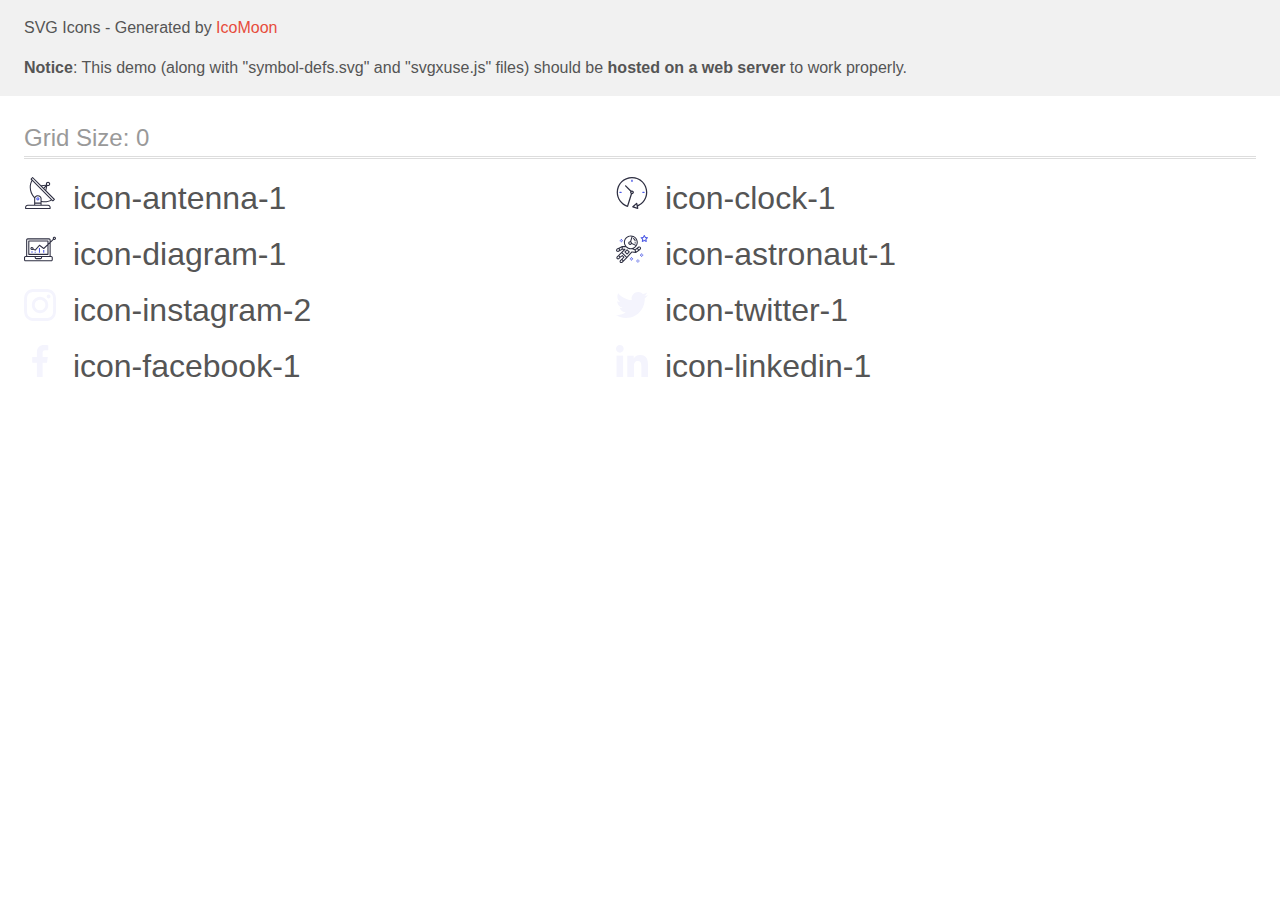
<file: images/sprite/icomoon/demo-external-svg.html>
<!doctype html>
<html>
<head>
    <title>IcoMoon - SVG Icons</title>
    <meta charset="utf-8">
    <meta name="viewport" content="width=device-width, initial-scale=1">
    <link rel="stylesheet" href="demo-files/demo.css">
    <link rel="stylesheet" href="style.css">
</head>
<body>
<header class="bgc1 clearfix">
<div class="mhl">
    <p>SVG Icons - Generated by <a href="https://icomoon.io/app">IcoMoon</a></p><p><strong>Notice</strong>: This demo (along with "symbol-defs.svg" and "svgxuse.js" files) should be <b>hosted on a web server</b> to work properly.</p>
</div>
</header>
    <div class="clearfix mhl ptl">
        <h1 class="mvm mtn fgc1">Grid Size: 0</h1>
        <div class="glyph fs1">
            <div class="clearfix pbs">
                <svg class="icon icon-antenna-1"><use xlink:href="symbol-defs.svg#icon-antenna-1"></use></svg><span class="name"> icon-antenna-1</span>
            </div>
        </div>
        <div class="glyph fs1">
            <div class="clearfix pbs">
                <svg class="icon icon-clock-1"><use xlink:href="symbol-defs.svg#icon-clock-1"></use></svg><span class="name"> icon-clock-1</span>
            </div>
        </div>
        <div class="glyph fs1">
            <div class="clearfix pbs">
                <svg class="icon icon-diagram-1"><use xlink:href="symbol-defs.svg#icon-diagram-1"></use></svg><span class="name"> icon-diagram-1</span>
            </div>
        </div>
        <div class="glyph fs1">
            <div class="clearfix pbs">
                <svg class="icon icon-astronaut-1"><use xlink:href="symbol-defs.svg#icon-astronaut-1"></use></svg><span class="name"> icon-astronaut-1</span>
            </div>
        </div>
        <div class="glyph fs1">
            <div class="clearfix pbs">
                <svg class="icon icon-instagram-2"><use xlink:href="symbol-defs.svg#icon-instagram-2"></use></svg><span class="name"> icon-instagram-2</span>
            </div>
        </div>
        <div class="glyph fs1">
            <div class="clearfix pbs">
                <svg class="icon icon-twitter-1"><use xlink:href="symbol-defs.svg#icon-twitter-1"></use></svg><span class="name"> icon-twitter-1</span>
            </div>
        </div>
        <div class="glyph fs1">
            <div class="clearfix pbs">
                <svg class="icon icon-facebook-1"><use xlink:href="symbol-defs.svg#icon-facebook-1"></use></svg><span class="name"> icon-facebook-1</span>
            </div>
        </div>
        <div class="glyph fs1">
            <div class="clearfix pbs">
                <svg class="icon icon-linkedin-1"><use xlink:href="symbol-defs.svg#icon-linkedin-1"></use></svg><span class="name"> icon-linkedin-1</span>
            </div>
        </div>
  </div>
<script defer src="svgxuse.js"></script>
</body>
</html>
</file>
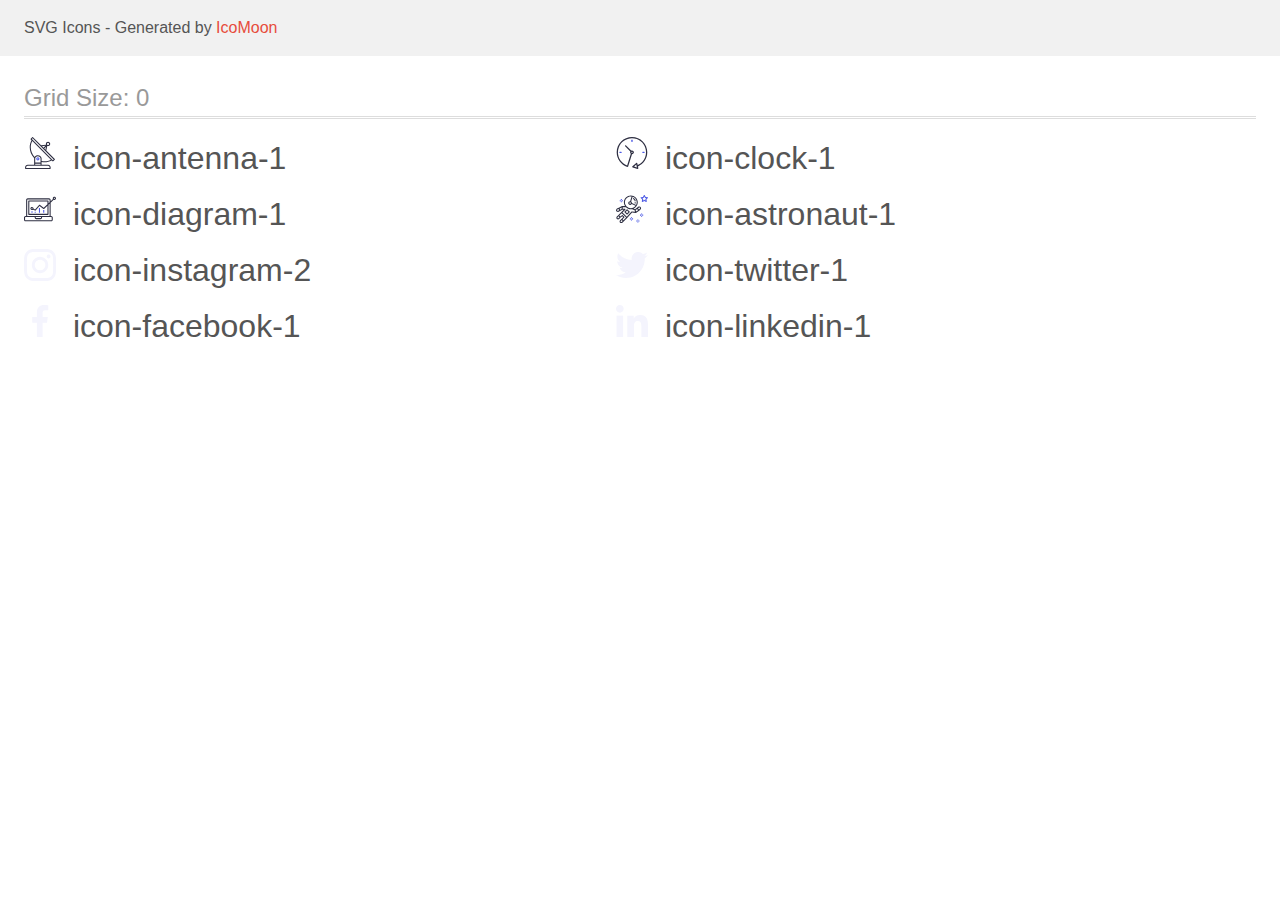
<file: images/sprite/icomoon/demo.html>
<!doctype html>
<html>
<head>
    <title>IcoMoon - SVG Icons</title>
    <meta charset="utf-8">
    <meta name="viewport" content="width=device-width, initial-scale=1">
    <link rel="stylesheet" href="demo-files/demo.css">
    <link rel="stylesheet" href="style.css">
</head>
<body>
<svg aria-hidden="true" style="position: absolute; width: 0; height: 0; overflow: hidden;" version="1.1" xmlns="http://www.w3.org/2000/svg" xmlns:xlink="http://www.w3.org/1999/xlink">
<defs>
<symbol id="icon-antenna-1" viewBox="0 0 32 32">
<path fill="#2e2f42" style="fill: var(--color1, #2e2f42)" d="M30.773 22.098l-8.443-8.505 0.937-4.615c0.242 0.094 0.499 0.144 0.758 0.146h0.006c1.192 0.014 2.17-0.941 2.184-2.133s-0.941-2.17-2.133-2.184c-1.192-0.014-2.17 0.941-2.184 2.133-0.003 0.255 0.039 0.509 0.125 0.749l-4.96 0.605-8.091-8.133c-0.099-0.101-0.235-0.159-0.377-0.16-0.14 0.001-0.274 0.056-0.373 0.155l-1.513 1.504c-0.208 0.208-0.208 0.546 0 0.754l0.814 0.826c-3.153 5.798-2.129 12.978 2.519 17.663 0.043 0.041 0.092 0.074 0.146 0.098-0.034 0.18-0.051 0.364-0.052 0.547v6.187h-6.4c-1.472 0.002-2.665 1.195-2.667 2.667v1.067c0 0.295 0.239 0.533 0.533 0.533h24.533c0.295 0 0.533-0.239 0.533-0.533v-1.067c-0.002-1.472-1.195-2.665-2.667-2.667h-6.4v-2.742c1.003 0.21 2.024 0.317 3.049 0.32 2.458-0.003 4.877-0.615 7.040-1.783l0.818 0.823c0.099 0.101 0.235 0.159 0.377 0.16 0.14-0.001 0.274-0.056 0.373-0.155l1.513-1.504c0.208-0.208 0.208-0.546 0-0.754zM23.28 6.233c0.418-0.415 1.093-0.414 1.509 0.004s0.414 1.093-0.004 1.508c-0.2 0.199-0.47 0.31-0.752 0.31h-0.003c-0.589-0.003-1.064-0.483-1.061-1.072 0.002-0.282 0.115-0.552 0.314-0.751h-0.002zM22.024 9.738l-0.598 2.946-1.175-1.182 1.774-1.763zM21.419 8.836l-1.92 1.909-1.485-1.493 3.405-0.415zM24.004 28.8c0.884 0 1.6 0.716 1.6 1.6v0.533h-23.467v-0.533c0-0.884 0.716-1.6 1.6-1.6h20.267zM16.537 26.667v1.067h-5.333v-1.067h5.333zM11.204 25.6v-4.053c0-1.294 1.196-2.347 2.667-2.347s2.667 1.053 2.667 2.347v4.053h-5.333zM17.604 23.904v-2.357c0-1.882-1.675-3.413-3.733-3.413-1.331-0.020-2.576 0.657-3.281 1.786-4.058-4.274-4.971-10.645-2.279-15.887l18.602 18.708c-2.872 1.461-6.165 1.873-9.309 1.163zM28.893 23.22l-21.057-21.181 0.755-0.752 7.935 7.98c0.004 0 0.006 0.007 0.010 0.010l13.115 13.191-0.757 0.752z"></path>
<path fill="#4d5ae5" style="fill: var(--color2, #4d5ae5)" d="M13.876 20.267h-0.005c-0.884-0.001-1.601 0.714-1.602 1.598s0.714 1.601 1.598 1.602h0.005c0.884 0.001 1.601-0.714 1.602-1.598s-0.714-1.601-1.598-1.602zM14.249 22.245c-0.1 0.1-0.236 0.156-0.378 0.155-0.295-0.002-0.532-0.242-0.531-0.536 0.001-0.141 0.057-0.276 0.157-0.375s0.233-0.154 0.373-0.155c0.295 0.002 0.532 0.242 0.531 0.536-0.001 0.141-0.057 0.276-0.157 0.375h0.005z"></path>
</symbol>
<symbol id="icon-clock-1" viewBox="0 0 32 32">
<path fill="#2e2f42" style="fill: var(--color1, #2e2f42)" d="M31.297 15.301c-0.002-8.452-6.855-15.303-15.308-15.301s-15.303 6.855-15.301 15.308c0.001 6.658 4.307 12.551 10.649 14.576 0.061 0.019 0.124 0.029 0.187 0.029 0.121-0 0.239-0.032 0.342-0.094 0.135-0.080 0.236-0.207 0.283-0.356l3.865-12.25c1.057-0.005 1.909-0.866 1.903-1.923s-0.866-1.909-1.923-1.903c-0.284 0.001-0.565 0.067-0.82 0.191l-5.106-5.107c-0.253-0.245-0.657-0.238-0.902 0.016-0.239 0.247-0.239 0.639 0 0.886l5.103 5.109c-0.392 0.799-0.168 1.764 0.536 2.309l-3.683 11.673c-7.278-2.681-11.004-10.754-8.323-18.032s10.754-11.004 18.032-8.323c7.278 2.681 11.004 10.754 8.323 18.032-1.31 3.556-4.001 6.431-7.462 7.973l-0.398-1.874c-0.073-0.345-0.411-0.565-0.756-0.492-0.109 0.023-0.209 0.074-0.293 0.148l-3.837 3.426c-0.263 0.234-0.287 0.637-0.052 0.9 0.076 0.085 0.174 0.149 0.283 0.184l4.899 1.564c0.335 0.108 0.694-0.077 0.802-0.412 0.034-0.106 0.040-0.219 0.017-0.328l-0.391-1.839c5.664-2.388 9.342-7.942 9.329-14.089zM15.992 14.664c0.352 0 0.638 0.286 0.638 0.638s-0.286 0.638-0.638 0.638c-0.352 0-0.638-0.285-0.638-0.638s0.285-0.638 0.638-0.638zM18.093 29.528l2.184-1.948 0.603 2.84-2.787-0.892z"></path>
<path fill="#4d5ae5" style="fill: var(--color2, #4d5ae5)" d="M15.354 3.185v1.275c0 0.352 0.285 0.638 0.638 0.638s0.638-0.285 0.638-0.638v-1.275c0-0.352-0.286-0.638-0.638-0.638s-0.638 0.286-0.638 0.638z"></path>
<path fill="#4d5ae5" style="fill: var(--color2, #4d5ae5)" d="M3.876 14.664c-0.352 0-0.638 0.286-0.638 0.638s0.285 0.638 0.638 0.638h1.275c0.352 0 0.638-0.285 0.638-0.638s-0.285-0.638-0.638-0.638h-1.275z"></path>
<path fill="#4d5ae5" style="fill: var(--color2, #4d5ae5)" d="M28.108 15.939c0.352 0 0.638-0.285 0.638-0.638s-0.285-0.638-0.638-0.638h-1.275c-0.352 0-0.638 0.286-0.638 0.638s0.286 0.638 0.638 0.638h1.275z"></path>
</symbol>
<symbol id="icon-diagram-1" viewBox="0 0 32 32">
<path fill="#4d5ae5" style="fill: var(--color2, #4d5ae5)" d="M14.926 14.965h1.066v4.798h-1.066v-4.797z"></path>
<path fill="#4d5ae5" style="fill: var(--color2, #4d5ae5)" d="M19.19 17.097h1.066v2.665h-1.066v-2.665z"></path>
<path fill="#4d5ae5" style="fill: var(--color2, #4d5ae5)" d="M10.661 18.696h1.066v1.066h-1.066v-1.066z"></path>
<path fill="#4d5ae5" style="fill: var(--color2, #4d5ae5)" d="M7.463 18.163h1.066v1.599h-1.066v-1.599z"></path>
<path fill="#2e2f42" style="fill: var(--color1, #2e2f42)" d="M1.599 28.291h25.587c0.883 0 1.599-0.716 1.599-1.599v-2.132c0-0.883-0.716-1.599-1.599-1.599h-0.533v-13.293l3.028-2.868c0.703 0.346 1.553 0.136 2.013-0.499s0.396-1.508-0.152-2.068-1.42-0.644-2.065-0.198c-0.644 0.446-0.873 1.292-0.542 2.002l-2.281 2.163v-1.23c0-0.883-0.716-1.599-1.599-1.599h-21.322c-0.883 0-1.599 0.716-1.599 1.599v15.992h-0.533c-0.883 0-1.599 0.716-1.599 1.599v2.132c0 0.883 0.716 1.599 1.599 1.599zM30.384 4.837c0.294 0 0.533 0.239 0.533 0.533s-0.239 0.533-0.533 0.533c-0.294 0-0.533-0.239-0.533-0.533s0.239-0.533 0.533-0.533zM3.198 6.969c0-0.294 0.239-0.533 0.533-0.533h21.322c0.294 0 0.533 0.239 0.533 0.533v2.239l-1.066 1.013v-2.186c0-0.294-0.239-0.533-0.533-0.533h-19.19c-0.294 0-0.533 0.239-0.533 0.533v13.326c0 0.294 0.239 0.533 0.533 0.533h19.19c0.294 0 0.533-0.239 0.533-0.533v-9.674l1.066-1.010v12.284h-22.388v-15.992zM7.996 13.899c-0.721-0.002-1.354 0.478-1.546 1.174s0.105 1.433 0.725 1.801c0.62 0.368 1.41 0.276 1.928-0.226l1.853 0.93c0.215 0.108 0.476 0.057 0.636-0.123l3.939-4.431 3.872 2.901c0.208 0.156 0.498 0.139 0.686-0.039l3.365-3.188v8.131h-18.124v-12.26h18.124v2.66l-3.771 3.572-3.904-2.927c-0.222-0.166-0.534-0.135-0.718 0.072l-3.993 4.493-1.493-0.746c0.011-0.064 0.018-0.129 0.020-0.193 0-0.883-0.716-1.599-1.599-1.599zM8.529 15.498c0 0.294-0.239 0.533-0.533 0.533s-0.533-0.239-0.533-0.533c0-0.294 0.239-0.533 0.533-0.533s0.533 0.239 0.533 0.533zM11.727 24.027h5.331v0.533c0 0.294-0.239 0.533-0.533 0.533h-4.264c-0.294 0-0.533-0.239-0.533-0.533v-0.533zM1.066 24.56c0-0.294 0.239-0.533 0.533-0.533h9.062v0.533c0 0.883 0.716 1.599 1.599 1.599h4.264c0.883 0 1.599-0.716 1.599-1.599v-0.533h9.062c0.294 0 0.533 0.239 0.533 0.533v2.132c0 0.294-0.239 0.533-0.533 0.533h-25.587c-0.294 0-0.533-0.239-0.533-0.533v-2.132z"></path>
</symbol>
<symbol id="icon-astronaut-1" viewBox="0 0 32 32">
<path fill="#4d5ae5" style="fill: var(--color2, #4d5ae5)" d="M31.974 4.524c-0.063-0.193-0.229-0.333-0.43-0.363l-1.91-0.278-0.855-1.731c-0.179-0.365-0.777-0.365-0.956 0l-0.855 1.731-1.91 0.278c-0.201 0.029-0.367 0.17-0.431 0.363-0.062 0.193-0.011 0.405 0.135 0.547l1.383 1.348-0.326 1.903c-0.034 0.2 0.048 0.402 0.212 0.522 0.166 0.121 0.382 0.135 0.562 0.040l1.709-0.899 1.709 0.899c0.078 0.041 0.164 0.061 0.249 0.061 0.11 0 0.221-0.034 0.314-0.102 0.164-0.119 0.246-0.322 0.212-0.522l-0.326-1.903 1.383-1.348c0.145-0.142 0.197-0.354 0.135-0.547zM29.511 5.851c-0.125 0.122-0.183 0.299-0.153 0.472l0.191 1.114-1-0.526c-0.078-0.041-0.163-0.061-0.249-0.061s-0.17 0.020-0.249 0.061l-1.001 0.526 0.191-1.114c0.030-0.173-0.028-0.349-0.153-0.472l-0.81-0.789 1.119-0.163c0.174-0.025 0.324-0.134 0.402-0.292l0.5-1.013 0.5 1.013c0.078 0.157 0.228 0.267 0.402 0.292l1.119 0.163-0.809 0.789z"></path>
<path fill="#4d5ae5" style="fill: var(--color2, #4d5ae5)" d="M26.134 20.522h-1.067v1.067h1.067v-1.067z"></path>
<path fill="#4d5ae5" style="fill: var(--color2, #4d5ae5)" d="M26.134 22.656h-1.067v1.067h1.067v-1.067z"></path>
<path fill="#4d5ae5" style="fill: var(--color2, #4d5ae5)" d="M27.2 21.589h-1.067v1.067h1.067v-1.067z"></path>
<path fill="#4d5ae5" style="fill: var(--color2, #4d5ae5)" d="M25.067 21.589h-1.067v1.067h1.067v-1.067z"></path>
<path fill="#4d5ae5" style="fill: var(--color2, #4d5ae5)" d="M22.4 26.389h-1.067v1.067h1.067v-1.067z"></path>
<path fill="#4d5ae5" style="fill: var(--color2, #4d5ae5)" d="M22.4 28.522h-1.067v1.067h1.067v-1.067z"></path>
<path fill="#4d5ae5" style="fill: var(--color2, #4d5ae5)" d="M23.467 27.456h-1.067v1.067h1.067v-1.067z"></path>
<path fill="#4d5ae5" style="fill: var(--color2, #4d5ae5)" d="M21.333 27.456h-1.067v1.067h1.067v-1.067z"></path>
<path fill="#4d5ae5" style="fill: var(--color2, #4d5ae5)" d="M16 24.256h-1.067v1.067h1.067v-1.067z"></path>
<path fill="#4d5ae5" style="fill: var(--color2, #4d5ae5)" d="M16 26.389h-1.067v1.067h1.067v-1.067z"></path>
<path fill="#4d5ae5" style="fill: var(--color2, #4d5ae5)" d="M17.067 25.322h-1.067v1.067h1.067v-1.067z"></path>
<path fill="#4d5ae5" style="fill: var(--color2, #4d5ae5)" d="M14.933 25.322h-1.067v1.067h1.067v-1.067z"></path>
<path fill="#4d5ae5" style="fill: var(--color2, #4d5ae5)" d="M5.867 6.122h-1.067v1.067h1.067v-1.067z"></path>
<path fill="#4d5ae5" style="fill: var(--color2, #4d5ae5)" d="M5.867 8.255h-1.067v1.067h1.067v-1.067z"></path>
<path fill="#4d5ae5" style="fill: var(--color2, #4d5ae5)" d="M6.933 7.189h-1.067v1.067h1.067v-1.067z"></path>
<path fill="#4d5ae5" style="fill: var(--color2, #4d5ae5)" d="M4.8 7.189h-1.067v1.067h1.067v-1.067z"></path>
<path fill="#2e2f42" style="fill: var(--color1, #2e2f42)" d="M24.715 14.159c-0.287-0.388-0.709-0.637-1.188-0.705-0.481-0.068-0.956 0.058-1.34 0.352l-1.252 0.96-1.898 1.417-1.358-0.541c2.421-1.086 4.114-3.508 4.114-6.32 0-3.823-3.123-6.933-6.961-6.933s-6.961 3.11-6.961 6.933c0 1.386 0.414 2.674 1.12 3.758l-2.764-0.024c-0.002 0-0.003 0-0.005 0-0.009 0-0.015 0.004-0.023 0.005-0.053 0.002-0.105 0.013-0.155 0.031-0.013 0.005-0.026 0.008-0.038 0.013-0.006 0.003-0.013 0.003-0.019 0.006l-3.233 1.596c-0.001 0-0.001 0-0.001 0.001l-1.893 0.911c-0.021 0.009-0.042 0.021-0.063 0.035-0.755 0.502-1.012 1.489-0.598 2.295 0.22 0.429 0.595 0.745 1.056 0.889 0.178 0.055 0.359 0.083 0.539 0.083 0.29 0 0.577-0.071 0.839-0.211l1.388-0.738 2.264-1.169 1.357-0.008-5.442 5.416c-0.001 0.001-0.001 0.001-0.002 0.001l-1.339 1.333c-0.316 0.315-0.49 0.732-0.49 1.178s0.174 0.863 0.49 1.179c0.325 0.323 0.752 0.485 1.179 0.485s0.854-0.162 1.18-0.485l1.314-1.309 1.741-1.3 0.901 0.897-1.762 1.754c-0 0.001-0.001 0.001-0.002 0.001l-1.339 1.333c-0.316 0.315-0.49 0.732-0.49 1.178s0.174 0.863 0.49 1.179c0.325 0.323 0.753 0.485 1.18 0.485s0.855-0.162 1.18-0.485l3.482-3.467c0.001-0.001 0.001-0.001 0.001-0.002l1.010-1-0.004-0.004c0.006-0.006 0.015-0.009 0.022-0.015l5.166-5.658 3.471 0.494c0.025 0.004 0.050 0.005 0.075 0.005 0.065 0 0.127-0.015 0.187-0.038 0.018-0.006 0.033-0.015 0.050-0.023 0.019-0.010 0.039-0.015 0.058-0.027l3.213-2.133c0.012-0.008 0.018-0.021 0.029-0.029 0.013-0.010 0.029-0.014 0.041-0.026l1.271-1.191c0.662-0.62 0.753-1.635 0.212-2.362zM2.13 17.77c-0.173 0.093-0.37 0.111-0.558 0.052-0.187-0.058-0.338-0.186-0.427-0.358-0.161-0.314-0.068-0.695 0.214-0.902l1.314-0.632 0.449 1.313-0.992 0.527zM5.628 15.942l-1.548 0.8-0.439-1.283 2.027-1.001-0.040 1.484zM20.727 9.322c0 0.918-0.219 1.785-0.599 2.559l-4.181-1.899c-0.044-0.573-0.341-1.075-0.788-1.388l1.464-4.86c2.378 0.756 4.105 2.974 4.105 5.588zM8.938 9.322c0-3.235 2.644-5.867 5.894-5.867 0.253 0 0.5 0.021 0.745 0.052l-1.432 4.754c-0.019-0.001-0.037-0.006-0.057-0.006-1.033 0-1.873 0.837-1.873 1.867s0.84 1.867 1.873 1.867c0.694 0 1.294-0.383 1.618-0.945l3.862 1.755c-1.075 1.446-2.795 2.39-4.737 2.39-3.25 0-5.894-2.632-5.894-5.867zM14.894 10.122c0 0.441-0.362 0.8-0.806 0.8s-0.806-0.359-0.806-0.8c0-0.441 0.362-0.8 0.806-0.8s0.806 0.359 0.806 0.8zM2.465 25.146c-0.236 0.234-0.619 0.234-0.854 0.001-0.114-0.114-0.176-0.263-0.176-0.423s0.062-0.309 0.176-0.421l0.962-0.958 0.851 0.848-0.959 0.955zM5.679 28.88c-0.236 0.234-0.619 0.235-0.855 0.001-0.114-0.114-0.176-0.263-0.176-0.423s0.062-0.309 0.176-0.421l0.963-0.959 0.852 0.848-0.96 0.955zM9.16 25.411c-0.001 0-0.001 0-0.002 0.001l-1.765 1.76-0.852-0.848 1.763-1.755c0 0 0 0 0-0s0.001-0.001 0.002-0.001c0.040-0.040 0.065-0.088 0.090-0.135 0.007-0.014 0.020-0.026 0.026-0.040 0.017-0.041 0.019-0.085 0.026-0.129 0.003-0.025 0.014-0.047 0.014-0.073 0-0.036-0.013-0.070-0.020-0.106-0.006-0.032-0.006-0.065-0.019-0.095-0.020-0.050-0.055-0.094-0.091-0.138-0.010-0.012-0.014-0.027-0.025-0.038 0 0 0 0-0.001 0s-0.001-0.002-0.001-0.002l-1.607-1.6c-0.017-0.017-0.039-0.024-0.058-0.038-0.028-0.022-0.055-0.042-0.087-0.058-0.030-0.015-0.061-0.024-0.093-0.033-0.034-0.010-0.067-0.017-0.103-0.020-0.033-0.002-0.063 0.001-0.095 0.005-0.036 0.004-0.069 0.009-0.104 0.020-0.034 0.011-0.063 0.027-0.094 0.045-0.020 0.011-0.042 0.015-0.061 0.029l-1.773 1.324-0.901-0.897 2.399-2.386 4.361 4.289-0.928 0.919zM15.979 18.394c-0.015-0.002-0.030 0.004-0.045 0.003-0.039-0.002-0.076 0.001-0.115 0.007-0.030 0.005-0.059 0.011-0.088 0.021-0.034 0.012-0.065 0.028-0.097 0.047-0.030 0.018-0.057 0.037-0.083 0.061-0.013 0.011-0.028 0.017-0.040 0.029l-4.698 5.146-4.328-4.257 2.833-2.818c0.209-0.208 0.21-0.546 0.002-0.755-0.105-0.105-0.243-0.157-0.381-0.156v-0.001l-2.219 0.013 0.028-1.607 3.104 0.027c1.265 1.294 3.029 2.101 4.981 2.101 0.437 0 0.864-0.045 1.279-0.123 0.040 0.032 0.079 0.065 0.13 0.085l2.41 0.96 0.152 0.758 0.178 0.885-3.003-0.427zM20.020 18.572l-0.313-1.558 1.446-1.080 0.947 1.257-2.080 1.381zM23.774 15.741l-0.838 0.785-0.931-1.236 0.831-0.637c0.155-0.119 0.351-0.168 0.543-0.143 0.193 0.027 0.364 0.128 0.48 0.284 0.217 0.292 0.18 0.699-0.085 0.947z"></path>
<path fill="#2e2f42" style="fill: var(--color1, #2e2f42)" d="M13.602 18.544l-2.143-2.133c-0.207-0.207-0.545-0.207-0.753 0l-2.142 2.133c-0.1 0.101-0.157 0.236-0.157 0.378s0.056 0.278 0.157 0.378l2.142 2.133c0.104 0.103 0.241 0.155 0.377 0.155s0.273-0.052 0.376-0.155l2.143-2.133c0.1-0.1 0.157-0.236 0.157-0.378s-0.057-0.278-0.157-0.378zM11.083 20.303l-1.387-1.381 1.387-1.381 1.387 1.381-1.387 1.381z"></path>
<path fill="#2e2f42" style="fill: var(--color1, #2e2f42)" d="M17.164 5.071l-0.258 1.036c0.071 0.018 1.738 0.452 1.738 2.149h1.067c-0-2.017-1.666-2.965-2.547-3.185z"></path>
<path fill="#2e2f42" style="fill: var(--color1, #2e2f42)" d="M19.711 9.322h-1.067v1.067h1.067v-1.067z"></path>
</symbol>
<symbol id="icon-instagram-2" viewBox="0 0 32 32">
<path fill="#f4f4fd" style="fill: var(--color3, #f4f4fd)" d="M31.969 9.408c-0.075-1.7-0.35-2.869-0.744-3.882-0.406-1.075-1.031-2.038-1.85-2.838-0.8-0.813-1.769-1.444-2.832-1.844-1.019-0.394-2.182-0.669-3.882-0.744-1.713-0.081-2.257-0.1-6.601-0.1s-4.888 0.019-6.595 0.094c-1.7 0.075-2.869 0.35-3.882 0.744-1.075 0.406-2.038 1.031-2.838 1.85-0.813 0.8-1.444 1.769-1.844 2.832-0.394 1.019-0.669 2.182-0.744 3.882-0.081 1.713-0.1 2.257-0.1 6.601s0.019 4.888 0.094 6.595c0.075 1.7 0.35 2.869 0.744 3.882 0.406 1.075 1.038 2.038 1.85 2.838 0.8 0.813 1.769 1.444 2.832 1.844 1.019 0.394 2.182 0.669 3.882 0.744 1.706 0.075 2.25 0.094 6.595 0.094s4.888-0.018 6.595-0.094c1.7-0.075 2.869-0.35 3.882-0.744 2.151-0.831 3.851-2.532 4.682-4.682 0.394-1.019 0.669-2.182 0.744-3.882 0.075-1.707 0.094-2.251 0.094-6.595s-0.006-4.888-0.081-6.595zM29.087 22.473c-0.069 1.563-0.331 2.407-0.55 2.969-0.538 1.394-1.644 2.501-3.038 3.038-0.563 0.219-1.413 0.481-2.969 0.55-1.688 0.075-2.194 0.094-6.464 0.094s-4.782-0.018-6.464-0.094c-1.563-0.069-2.407-0.331-2.969-0.55-0.694-0.256-1.325-0.663-1.838-1.194-0.531-0.519-0.938-1.144-1.194-1.838-0.219-0.563-0.481-1.413-0.55-2.969-0.075-1.688-0.094-2.194-0.094-6.464s0.019-4.782 0.094-6.464c0.069-1.563 0.331-2.407 0.55-2.969 0.256-0.694 0.663-1.325 1.2-1.838 0.519-0.531 1.144-0.938 1.838-1.194 0.563-0.219 1.413-0.481 2.969-0.55 1.688-0.075 2.194-0.094 6.464-0.094 4.276 0 4.782 0.019 6.464 0.094 1.563 0.069 2.407 0.331 2.969 0.55 0.694 0.256 1.325 0.662 1.838 1.194 0.531 0.519 0.938 1.144 1.194 1.838 0.219 0.563 0.481 1.413 0.55 2.969 0.075 1.688 0.094 2.194 0.094 6.464s-0.019 4.77-0.094 6.457z"></path>
<path fill="#f4f4fd" style="fill: var(--color3, #f4f4fd)" d="M16.059 7.782c-4.538 0-8.22 3.682-8.22 8.22s3.682 8.22 8.22 8.22c4.538 0 8.22-3.682 8.22-8.22s-3.682-8.22-8.22-8.22zM16.059 21.335c-2.944 0-5.332-2.388-5.332-5.332s2.388-5.332 5.332-5.332c2.944 0 5.332 2.388 5.332 5.332s-2.388 5.332-5.332 5.332z"></path>
<path fill="#f4f4fd" style="fill: var(--color3, #f4f4fd)" d="M26.524 7.457c0 1.060-0.859 1.919-1.919 1.919s-1.919-0.859-1.919-1.919c0-1.060 0.859-1.919 1.919-1.919s1.919 0.859 1.919 1.919z"></path>
</symbol>
<symbol id="icon-twitter-1" viewBox="0 0 32 32">
<path fill="#f4f4fd" style="fill: var(--color3, #f4f4fd)" d="M32 6.078c-1.19 0.522-2.458 0.868-3.78 1.036 1.36-0.812 2.398-2.088 2.886-3.626-1.268 0.756-2.668 1.29-4.16 1.588-1.204-1.282-2.92-2.076-4.792-2.076-3.632 0-6.556 2.948-6.556 6.562 0 0.52 0.044 1.020 0.152 1.496-5.454-0.266-10.28-2.88-13.522-6.862-0.566 0.982-0.898 2.106-0.898 3.316 0 2.272 1.17 4.286 2.914 5.452-1.054-0.020-2.088-0.326-2.964-0.808 0 0.020 0 0.046 0 0.072 0 3.188 2.274 5.836 5.256 6.446-0.534 0.146-1.116 0.216-1.72 0.216-0.42 0-0.844-0.024-1.242-0.112 0.85 2.598 3.262 4.508 6.13 4.57-2.232 1.746-5.066 2.798-8.134 2.798-0.538 0-1.054-0.024-1.57-0.090 2.906 1.874 6.35 2.944 10.064 2.944 12.072 0 18.672-10 18.672-18.668 0-0.29-0.010-0.57-0.024-0.848 1.302-0.924 2.396-2.078 3.288-3.406z"></path>
</symbol>
<symbol id="icon-facebook-1" viewBox="0 0 32 32">
<path fill="#f4f4fd" style="fill: var(--color3, #f4f4fd)" d="M21.329 5.313h2.921v-5.088c-0.504-0.069-2.237-0.225-4.256-0.225-4.212 0-7.097 2.649-7.097 7.519v4.481h-4.648v5.688h4.648v14.312h5.699v-14.311h4.46l0.708-5.688h-5.169v-3.919c0.001-1.644 0.444-2.769 2.735-2.769z"></path>
</symbol>
<symbol id="icon-linkedin-1" viewBox="0 0 32 32">
<path fill="#f4f4fd" style="fill: var(--color3, #f4f4fd)" d="M31.992 32v-0.001h0.008v-11.736c0-5.741-1.236-10.164-7.948-10.164-3.227 0-5.392 1.771-6.276 3.449h-0.093v-2.913h-6.364v21.364h6.627v-10.579c0-2.785 0.528-5.479 3.977-5.479 3.399 0 3.449 3.179 3.449 5.657v10.401h6.62z"></path>
<path fill="#f4f4fd" style="fill: var(--color3, #f4f4fd)" d="M0.528 10.636h6.635v21.364h-6.635v-21.364z"></path>
<path fill="#f4f4fd" style="fill: var(--color3, #f4f4fd)" d="M3.843-0c-2.121 0-3.843 1.721-3.843 3.843s1.721 3.879 3.843 3.879c2.121 0 3.843-1.757 3.843-3.879-0.001-2.121-1.723-3.843-3.843-3.843v0z"></path>
</symbol>
</defs>
</svg>

<header class="bgc1 clearfix">
<div class="mhl">
    <p>SVG Icons - Generated by <a href="https://icomoon.io/app">IcoMoon</a></p>
</div>
</header>
    <div class="clearfix mhl ptl">
        <h1 class="mvm mtn fgc1">Grid Size: 0</h1>
        <div class="glyph fs1">
            <div class="clearfix pbs">
                <svg class="icon icon-antenna-1"><use xlink:href="#icon-antenna-1"></use></svg><span class="name"> icon-antenna-1</span>
            </div>
        </div>
        <div class="glyph fs1">
            <div class="clearfix pbs">
                <svg class="icon icon-clock-1"><use xlink:href="#icon-clock-1"></use></svg><span class="name"> icon-clock-1</span>
            </div>
        </div>
        <div class="glyph fs1">
            <div class="clearfix pbs">
                <svg class="icon icon-diagram-1"><use xlink:href="#icon-diagram-1"></use></svg><span class="name"> icon-diagram-1</span>
            </div>
        </div>
        <div class="glyph fs1">
            <div class="clearfix pbs">
                <svg class="icon icon-astronaut-1"><use xlink:href="#icon-astronaut-1"></use></svg><span class="name"> icon-astronaut-1</span>
            </div>
        </div>
        <div class="glyph fs1">
            <div class="clearfix pbs">
                <svg class="icon icon-instagram-2"><use xlink:href="#icon-instagram-2"></use></svg><span class="name"> icon-instagram-2</span>
            </div>
        </div>
        <div class="glyph fs1">
            <div class="clearfix pbs">
                <svg class="icon icon-twitter-1"><use xlink:href="#icon-twitter-1"></use></svg><span class="name"> icon-twitter-1</span>
            </div>
        </div>
        <div class="glyph fs1">
            <div class="clearfix pbs">
                <svg class="icon icon-facebook-1"><use xlink:href="#icon-facebook-1"></use></svg><span class="name"> icon-facebook-1</span>
            </div>
        </div>
        <div class="glyph fs1">
            <div class="clearfix pbs">
                <svg class="icon icon-linkedin-1"><use xlink:href="#icon-linkedin-1"></use></svg><span class="name"> icon-linkedin-1</span>
            </div>
        </div>
  </div>
<script defer src="svgxuse.js"></script>
</body>
</html>
</file>
<file: css/styles.css>
:root {
    /*Text color*/
    --basic-color: #2E2F42;
    --logo-web-color: #4D5AE5;
    --links-hover-color: #404BBF;
    --text-color: #434455;
    --portfolio-button-background-color: #F4F4FD;
    --topic-button-border: #E7E9FC;
}

/*reset*/
.list {
    list-style: none;
    margin: 0;
    padding: 0;
}
.link {  
    text-decoration: none;
}

.img-block{
    /* reset empty space beetwen images */
    display: block;
    /* max-width: 100%; */
}

h1,h2,h3,h4,h5,h6,p{
    margin: 0;
}
/*reset end*/

/* hidden */
.visually-hidden {
    position: absolute;
    width: 1px;
    height: 1px;
    margin: -1px;
    border: 0;
    padding: 0;
    
    white-space: nowrap;
    clip-path: inset(100%);
    clip: rect(0 0 0 0);
    overflow: hidden;
  }
/* hidden end */

/*hover*/
.links-hover:hover,
.links-hover:focus {
    color: var(--links-hover-color);
}

.hero-button:hover,
.topic-button:hover,
.hero-button:focus,
.topic-button:focus {
    background: var(--links-hover-color);
}

.topic-button:hover,
.topic-button:focus {
    color: #FFFFFF;
    border: 1px solid transparent;
    box-shadow: 0px 3px 1px rgba(0, 0, 0, 0.1), 0px 2px 1px rgba(0, 0, 0, 0.08), 0px 2px 2px rgba(0, 0, 0, 0.12);
}

.social-link:hover,
.social-link:focus {
    background-color: #404BBF;
}

.media-link:hover,
.media-link:focus {
    background-color: #31D0AA;
}

.client-link:hover,
.client-link:focus {
    border-color: #404BBF;
    color: #404BBF;
}

.gallery-link:hover,
.gallery-link:focus {
    box-shadow: 0px 1px 6px rgba(46, 47, 66, 0.08), 0px 1px 1px rgba(46, 47, 66, 0.16), 0px 2px 1px rgba(46, 47, 66, 0.08);
}
/* .gallery-link:hover,
.gallery-link:focus {
    color: linear-gradient(to bottom, rgba(77,90,229),  rgba(77,90,229))
} */
/*hover end*/

.button{
    font-family: inherit; 
}

.container{
    width: 1158px;
    padding-left: 15px;
    padding-right: 15px;
    margin-left: auto;
    margin-right: auto;

    /* outline: 2px solid red;  */
}

.section{
    /* max-width: 1440px; */
    /* autocheck */
    /* my version 'width: 1440px;' 
    - section not cuting! */
    padding-top: 120px;
    padding-bottom: 120px;
}

/**
  |============================
  | STUDIO index.html
  |============================
*/

/*==========BODY=============*/
body {
    font-family: 'Roboto', sans-serif;
    font-weight: 400;
    font-size: 16px;
    line-height: 1.5;
    letter-spacing: 0.02em;
    color: #434455;

    background-color:#FFFFFF;
}

/*         /BODY             */

/*==========HEADER=============*/

.header-container{
    display: flex;
    justify-content: space-between;
    align-items: center;
}

.page-header{
    border-bottom: 1px solid #E7E9FC;
    box-shadow:0px 2px 1px rgba(46, 47, 66, 0.08), 0px 1px 1px rgba(46, 47, 66, 0.16), 0px 1px 6px rgba(46, 47, 66, 0.08);
}

/*           LOGO              */
.logo-link {
    font-family: 'Raleway', sans-serif;
    text-transform: uppercase;
    font-weight: 800;
    font-size: 18px;
    line-height: 1.17;
    letter-spacing: 0.03em;
    color: var(--logo-web-color);

    margin-right: 76px;
    display: inline-block;
    padding-top: 24px;
    padding-bottom: 24px;
}

.logo-studio {
    color: var(--basic-color);
}

/*         /LOGO             */

/*        MENU/ADDRESS       */
.menu{
    display: flex;
    align-items: center;
    /*^As demand LMS!!!^*/
}
.menu-link,
.menu-item {
    font-size: 16px;
    font-weight: 500;
    line-height: 1.5;
    letter-spacing: 0.02em;
    color: var(--basic-color);
}

.menu-list{
    display: flex;
    gap: 40px;
}

.menu-link{
    display: block;
    padding-top: 24px;
    padding-bottom: 24px;
}

.address {
    font-style: normal;
}
.addr-link {
    font-size: 16px;
    font-style: normal;
    font-weight: 400;
    line-height: 1.5;
    letter-spacing: 0.02em;
    color: var(--text-color);
}

.address-list{
    display: flex;
    gap: 40px;
}

.addr-link{
    display: block;
    padding-top: 24px;
    padding-bottom: 24px;
}

/*       /MENU/ADDRESS       */

/*          /HEADER          */

/*==========MAIN=============*/

/*          HERO             */
.hero-container{
    display: flex;
    flex-direction: column;
    align-items: center;
    /* padding: 0 316px; */
}

.hero {
    max-width: 1440px;
    margin: 0 auto;
    background-color: #2E2F42;
    background-image: linear-gradient(rgba(46, 47, 66, 0.7),  rgba(46, 47, 66, 0.7)), url(../images/people-office1.jpg);
    background-repeat: no-repeat;
    background-position: center;
    background-size: cover;
    padding: 188px 0;
}

.hero-title {
    /* width: 496px; */
    margin-bottom: 48px;
    max-width: 496px;

    font-family: inherit;
    font-size: 56px;
    line-height: 1.07;  
    text-align: center;
    letter-spacing: 0.02em;
    color: #FFFFFF;
    
}

.hero-button {
    color: #FFFFFF;
    font-size: 16px;
    font-weight: 500;
    line-height: 1.5;
    letter-spacing: 0.04em;
    padding: 16px 32px;
    border: none;
    border-radius: 4px;
    cursor: pointer;
    min-width: 169px;
  
    background: #4D5AE5;
}
/*         /HERO             */

/*          ABOUT            */

.about {
    display: flex;
    justify-content: space-between;  
}

.icon-rectangle {
    display: flex;
    background-color: #F4F4FD;
    width: 264px;
    align-items: center;
    justify-content: center;
    padding-top: 24px;
    padding-bottom: 24px;
    margin-bottom: 8px;

    border: none;
    border-color: transparent;
    border-radius: 4px;
}

.about-title,
.man-title {
    margin-bottom: 8px;
    color: var(--basic-color);
    font-weight: 500;
    font-size: 20px;
    text-align: start;
    text-transform: capitalize;
    line-height: 1.2;
    letter-spacing: 0.02em;
}

.about-text,
.team-text {
    color: var(--text-color);
}
  
.about-text{
    max-width: 264px;
}

.about-list{
    display: flex;
    gap: 24px;
}
/*         /ABOUT            */

/*          EXAMPLE          */

.example{
    padding-top: 0;
}

.example-title,
.team-title {
    margin-bottom: 72px;
    color: var(--basic-color);
    text-align: center;
    text-transform: capitalize;
    font-weight: 700;
    font-size: 36px;
    line-height: 1.11;
    letter-spacing: 0.02em;
}

.example-img{
    display: block;
    max-width: 360px; 
}

.example-list,
.team-list{
    display: flex;
    flex-wrap: wrap;
    justify-content: space-between;
    gap: 24px;
}

/*         /EXAMPLE          */

/*          TEAM          */

.team{
    background-color: #F4F4FD;
    margin-bottom: 0;
    padding: 120px 0;
}
.team-item {
    background-color:#FFFFFF;
    box-shadow:0px 1px 6px rgba(46, 47, 66, 0.08), 0px 1px 1px rgba(46, 47, 66, 0.16), 0px 2px 1px rgba(46, 47, 66, 0.08); 
    border: none;
    border-radius:0 0 4px 4px;
}

.team-li-container{
    display: flex;
    flex-direction: column;
    align-items: center;
    padding: 32px 0;

    border: none;
    border-radius:0 0 4px 4px;
}

/* .team-item{
    border: none;
    border-radius:0 0 4px 4px;
} */

.man-title{
    text-align: center;
}

.team-text{
    text-align: center;
    margin-bottom: 8px;
}

/*        Social icons       */
.icon-list {
    display: flex;
    justify-content: space-between;
}

.team-icons {
    display: flex;
    justify-content: center;
    gap: 24px;
}
.social-link {
    display: flex;
    justify-content: center;
    align-items: center;
    
    width: 40px;
    height: 40px;
    background-color: var(--logo-web-color);
    border-radius: 50%;
}

.social-icon {
    fill: #f4f4fd;
}
/*        /Social icons       */

/*         Cliant icons       */
.customers {
    margin-bottom: 0;
}

.container-customers {
    margin-left: auto;
    margin-right: auto;
}

.customer-lists {
    display: flex;
    flex-direction: row;
    justify-content: space-between;
    gap: 24px;
}

.client-link {
    display: flex;
    justify-content: center;
    align-items: center;
    width: 168px;
    height: 88px;
    background-color: transparent;
    padding: 16px 32px;

    border: 1px solid #8E8F99;
    border-radius: 4px;
    color: #8E8F99;
}
.client-icon {
    width: 104px;
    height: 56px;
    fill: currentColor;
}


/*        /Cliant icons       */

/*         /TEAM              */

/*         CUSTOMERS          */
.customers {
    padding: 120px 0;
}

.customers-title {
    margin-bottom: 72px;
    color: var(--basic-color);
    text-align: center;
    text-transform: capitalize;
    font-weight: 700;
    font-size: 36px;
    line-height: 1.1;
    letter-spacing: 0.02em;
}

/*         /CUSTOMERS          */

/*           /MAIN           */

/*==========FOOTER=============*/
.logo-reset{
    padding: 0;
    margin-bottom: 16px;
}

.footer-text {
    color: var(--portfolio-button-background-color);
    max-width: 264px;
}

.page-footer {
    /* width: 1440px; */
    margin-left: auto;
    margin-right: auto;
    background-color:var(--basic-color);
    padding-top: 100px;
    padding-bottom: 100px;
}

.media-title {
    color: #FFFFFF;
    font-weight: 500;
    font-size: 16px;
    line-height: 1.5;
    letter-spacing: 0.02em;

    margin-bottom: 16px;
}

.studio-container {
    margin-right: 120px;
}

 .footer-container {
    display: flex;
    flex-direction: row;
    align-items: baseline;
    /* gap: 120px;  */
} 

.footer-studio {
    color: #f4f4fd;
}

.media-link {
    display: flex;
    justify-content: center;
    align-items: center;
    
    width: 40px;
    height: 40px;
    background-color: var(--logo-web-color);
    border-radius: 50%;
}

.media-icons {
    display: flex;
    justify-content: space-between;
    gap: 16px;
}

.media-container {
    display: flex;
    flex-direction: column;
    align-items: stretch;
    width: 208px;
    height: 80px; 
}

/*         /FOOTER             */


/**
  |============================
  | PORTFOLIO portfolio.html
  |============================
*/

/*==========HEADER=============*/


/*         /HEADER             */

/*==========MAIN=============*/
/*          ABOUT            */
.topic-button {
    font-family: inherit;
    font-weight: 500;
    color: var(--logo-web-color);
    font-size: 16px;
    line-height: 1.5;
    letter-spacing: 0.04em;
    padding: 12px 24px;
    cursor: pointer;
    border: 1px solid var(--topic-button-border);
    border-radius: 4px;
   
    background: var(--portfolio-button-background-color);
}

.topic-list{
    display: flex;
    justify-content: center;
    margin-bottom: 72px;
    gap: 24px;
}
/*          /ABOUT           */

/*          GALLERY            */
.samples-works{
    padding-top: 96px;
    padding-bottom: 120px;
}

.gallery-title {
    font-weight: 500;
    font-size: 20px;
    line-height: 1.2;
    letter-spacing: 0.02em;
    color: var(--basic-color);
    max-width: 360px;
    margin-bottom: 8px;
}

.gallery-image{
    max-width: 360px;
}

.gallery-text {
    color:var(--text-color);
    max-width: 360px;
}

/*          /GALLERY            */
.gallery{
    display: flex;
    flex-wrap: wrap;
    /* margin-left: -24px; */
    flex-basis: calc(100% / 3);
    row-gap: 48px;
    column-gap: 24px;
}

.gallery-item{
    /* margin-left: 24px;
    margin-bottom: 48px; */
    width: calc((100% - 48px) / 3);
}

.gallery-link{
    display: block;
}

.gallery-containar{
    padding: 32px 16px;
    border: 1px solid #E7E9FC;
    border-top: none;
}

/*         /MAIN             */

/*==========FOOTER=============*/


/*         /FOOTER             */
</file>
<file: images/icomoon/demo-files/demo.css>
body {
  padding: 0;
  margin: 0;
  font-family: sans-serif;
  font-size: 1em;
  line-height: 1.5;
  color: #555;
  background: #fff;
}
h1 {
  font-size: 1.5em;
  font-weight: normal;
  box-shadow: 0 1px #ddd, 0 2px #fff, 0 3px #ddd;
}
small {
  font-size: .66666667em;
}
a {
  color: #e74c3c;
  text-decoration: none;
}
a:hover, a:focus {
  box-shadow: 0 1px #e74c3c;
}
.bshadow0, input {
  box-shadow: inset 0 -2px #e7e7e7;
}
input:hover {
  box-shadow: inset 0 -2px #ccc;
}
input, fieldset {
  font-size: 1em;
  margin: 0;
  padding: 0;
  border: 0;
}
input {
  color: inherit;
  line-height: 1.5;
  height: 1.5em;
  padding: .25em 0;
}
input:focus {
  outline: none;
  box-shadow: inset 0 -2px #449fdb;
}
.glyph {
  font-size: 16px;
  margin-right: 1.5em;
  float: left;
  width: 17em;
}
svg {
  color: #000;
}
.liga {
  width: 80%;
  width: calc(100% - 2.5em);
}
.talign-right {
  text-align: right;
}
.talign-center {
  text-align: center;
}
.bgc1 {
  background: #f1f1f1;
}
.fgc0 {
  color: #000;
}
.fgc1 {
  color: #999;
}
p {
  margin-top: 1em;
  margin-bottom: 1em;
}
.mvm {
  margin-top: .75em;
  margin-bottom: .75em;
}
.mtn {
  margin-top: 0;
}
.mtl, .mal {
  margin-top: 1.5em;
}
.mbl, .mal {
  margin-bottom: 1.5em;
}
.mal, .mhl {
  margin-left: 1.5em;
  margin-right: 1.5em;
}
.mhmm {
  margin-left: 1em;
  margin-right: 1em;
}
.ptl {
  padding-top: 1.5em;
}
.pbs, .pvs {
  padding-bottom: .25em;
}
.pvs, .pts {
  padding-top: .25em;
}
.unit {
  float: left;
}
.unitRight {
  float: right;
}
.size1of2 {
  width: 50%;
}
.size1of1 {
  width: 100%;
}
.clearfix:before, .clearfix:after {
  content: " ";
  display: table;
}
.clearfix:after {
  clear: both;
}
.hidden-true {
  display: none;
}
.textbox0 {
  width: 3em;
  background: #f1f1f1;
  padding: .25em .5em;
  line-height: 1.5;
  height: 1.5em;
}
.fs0 {
  font-size: 16px;
}
.fs1 {
  font-size: 32px;
}
.name {
  margin-left: .25em;
}
</file>
<file: images/icomoon/style.css>
.icon {
  display: inline-block;
  width: 1em;
  height: 1em;
  stroke-width: 0;
  stroke: currentColor;
  fill: currentColor;
}

/* ==========================================
Single-colored icons can be modified like so:
.icon-name {
  font-size: 32px;
  color: red;
}
========================================== */

.icon-Logo {
  width: 1.857421875em;
}

.icon-Logo-1 {
  width: 1.857421875em;
}

.icon-Logo-2 {
  width: 1.857421875em;
}

.icon-Logo-3 {
  width: 1.857421875em;
}

.icon-Logo-4 {
  width: 1.857421875em;
}

.icon-Logo-5 {
  width: 1.857421875em;
}
</file>
<file: images/sprite/icomoon/demo-files/demo.css>
body {
  padding: 0;
  margin: 0;
  font-family: sans-serif;
  font-size: 1em;
  line-height: 1.5;
  color: #555;
  background: #fff;
}
h1 {
  font-size: 1.5em;
  font-weight: normal;
  box-shadow: 0 1px #ddd, 0 2px #fff, 0 3px #ddd;
}
small {
  font-size: .66666667em;
}
a {
  color: #e74c3c;
  text-decoration: none;
}
a:hover, a:focus {
  box-shadow: 0 1px #e74c3c;
}
.bshadow0, input {
  box-shadow: inset 0 -2px #e7e7e7;
}
input:hover {
  box-shadow: inset 0 -2px #ccc;
}
input, fieldset {
  font-size: 1em;
  margin: 0;
  padding: 0;
  border: 0;
}
input {
  color: inherit;
  line-height: 1.5;
  height: 1.5em;
  padding: .25em 0;
}
input:focus {
  outline: none;
  box-shadow: inset 0 -2px #449fdb;
}
.glyph {
  font-size: 16px;
  margin-right: 1.5em;
  float: left;
  width: 17em;
}
svg {
  color: #000;
}
.liga {
  width: 80%;
  width: calc(100% - 2.5em);
}
.talign-right {
  text-align: right;
}
.talign-center {
  text-align: center;
}
.bgc1 {
  background: #f1f1f1;
}
.fgc0 {
  color: #000;
}
.fgc1 {
  color: #999;
}
p {
  margin-top: 1em;
  margin-bottom: 1em;
}
.mvm {
  margin-top: .75em;
  margin-bottom: .75em;
}
.mtn {
  margin-top: 0;
}
.mtl, .mal {
  margin-top: 1.5em;
}
.mbl, .mal {
  margin-bottom: 1.5em;
}
.mal, .mhl {
  margin-left: 1.5em;
  margin-right: 1.5em;
}
.mhmm {
  margin-left: 1em;
  margin-right: 1em;
}
.ptl {
  padding-top: 1.5em;
}
.pbs, .pvs {
  padding-bottom: .25em;
}
.pvs, .pts {
  padding-top: .25em;
}
.unit {
  float: left;
}
.unitRight {
  float: right;
}
.size1of2 {
  width: 50%;
}
.size1of1 {
  width: 100%;
}
.clearfix:before, .clearfix:after {
  content: " ";
  display: table;
}
.clearfix:after {
  clear: both;
}
.hidden-true {
  display: none;
}
.textbox0 {
  width: 3em;
  background: #f1f1f1;
  padding: .25em .5em;
  line-height: 1.5;
  height: 1.5em;
}
.fs0 {
  font-size: 16px;
}
.fs1 {
  font-size: 32px;
}
.name {
  margin-left: .25em;
}
</file>
<file: images/sprite/icomoon/style.css>
.icon {
  display: inline-block;
  width: 1em;
  height: 1em;
  stroke-width: 0;
  stroke: currentColor;
  fill: currentColor;
}

/* ==========================================
Single-colored icons can be modified like so:
.icon-name {
  font-size: 32px;
  color: red;
}
========================================== */
</file>
